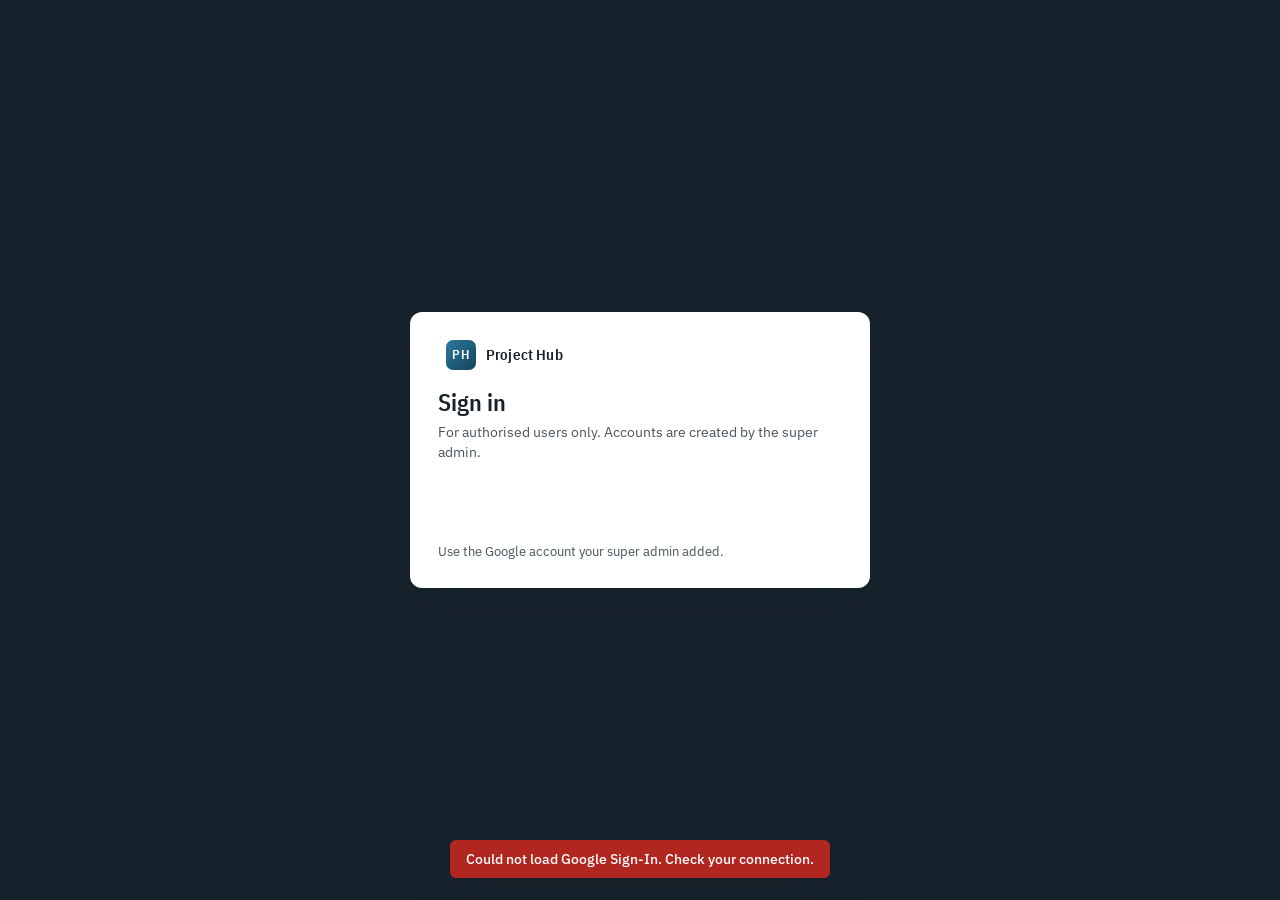
<file: index.html>
<!doctype html>
<html lang="en">
<head>
  <meta charset="utf-8">
  <meta name="viewport" content="width=device-width,initial-scale=1">
  <title>Project Hub</title>
  <meta name="description" content="Tenders, projects, tasks and progress claims in one place.">
  <link rel="preconnect" href="https://fonts.googleapis.com">
  <link rel="preconnect" href="https://fonts.gstatic.com" crossorigin>
  <link rel="stylesheet" href="https://fonts.googleapis.com/css2?family=IBM+Plex+Mono:wght@500&family=IBM+Plex+Sans+Condensed:wght@500;600&family=IBM+Plex+Sans:wght@400;500;600&display=swap">
  <link rel="stylesheet" href="assets/style.css?v=18">
</head>
<body>
  <div id="app">
    <div class="boot">Loading Project Hub…</div>
  </div>
  <div id="drawer" class="drawer" hidden></div>
  <div id="toast" class="toast" role="status" aria-live="polite" hidden></div>
  <noscript>Project Hub needs JavaScript turned on.</noscript>

  <script src="config.js?v=16"></script>
  <script src="assets/core.js?v=19"></script>
  <script src="assets/templates.js?v=16"></script>
  <script src="assets/archive.js?v=16"></script>
  <script src="assets/api.js?v=17"></script>
  <script src="assets/app.js?v=20"></script>
</body>
</html>
</file>
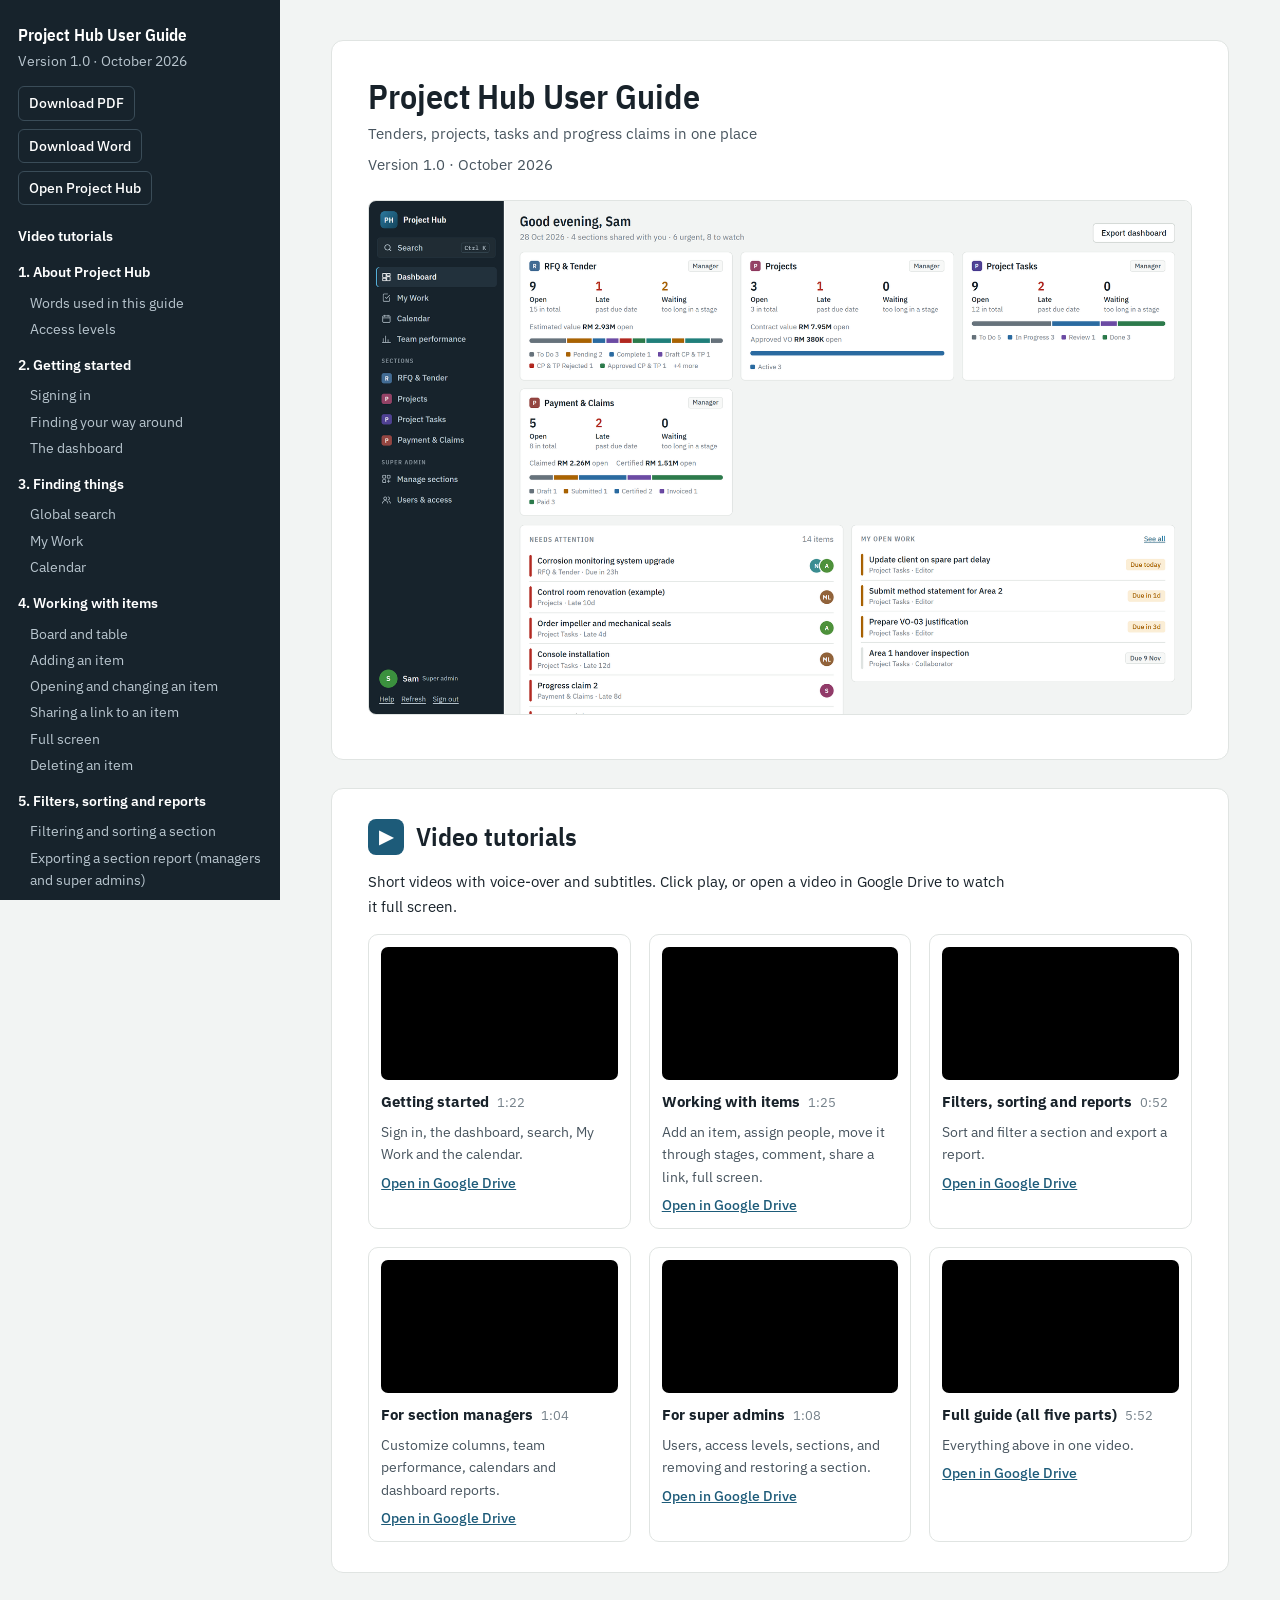
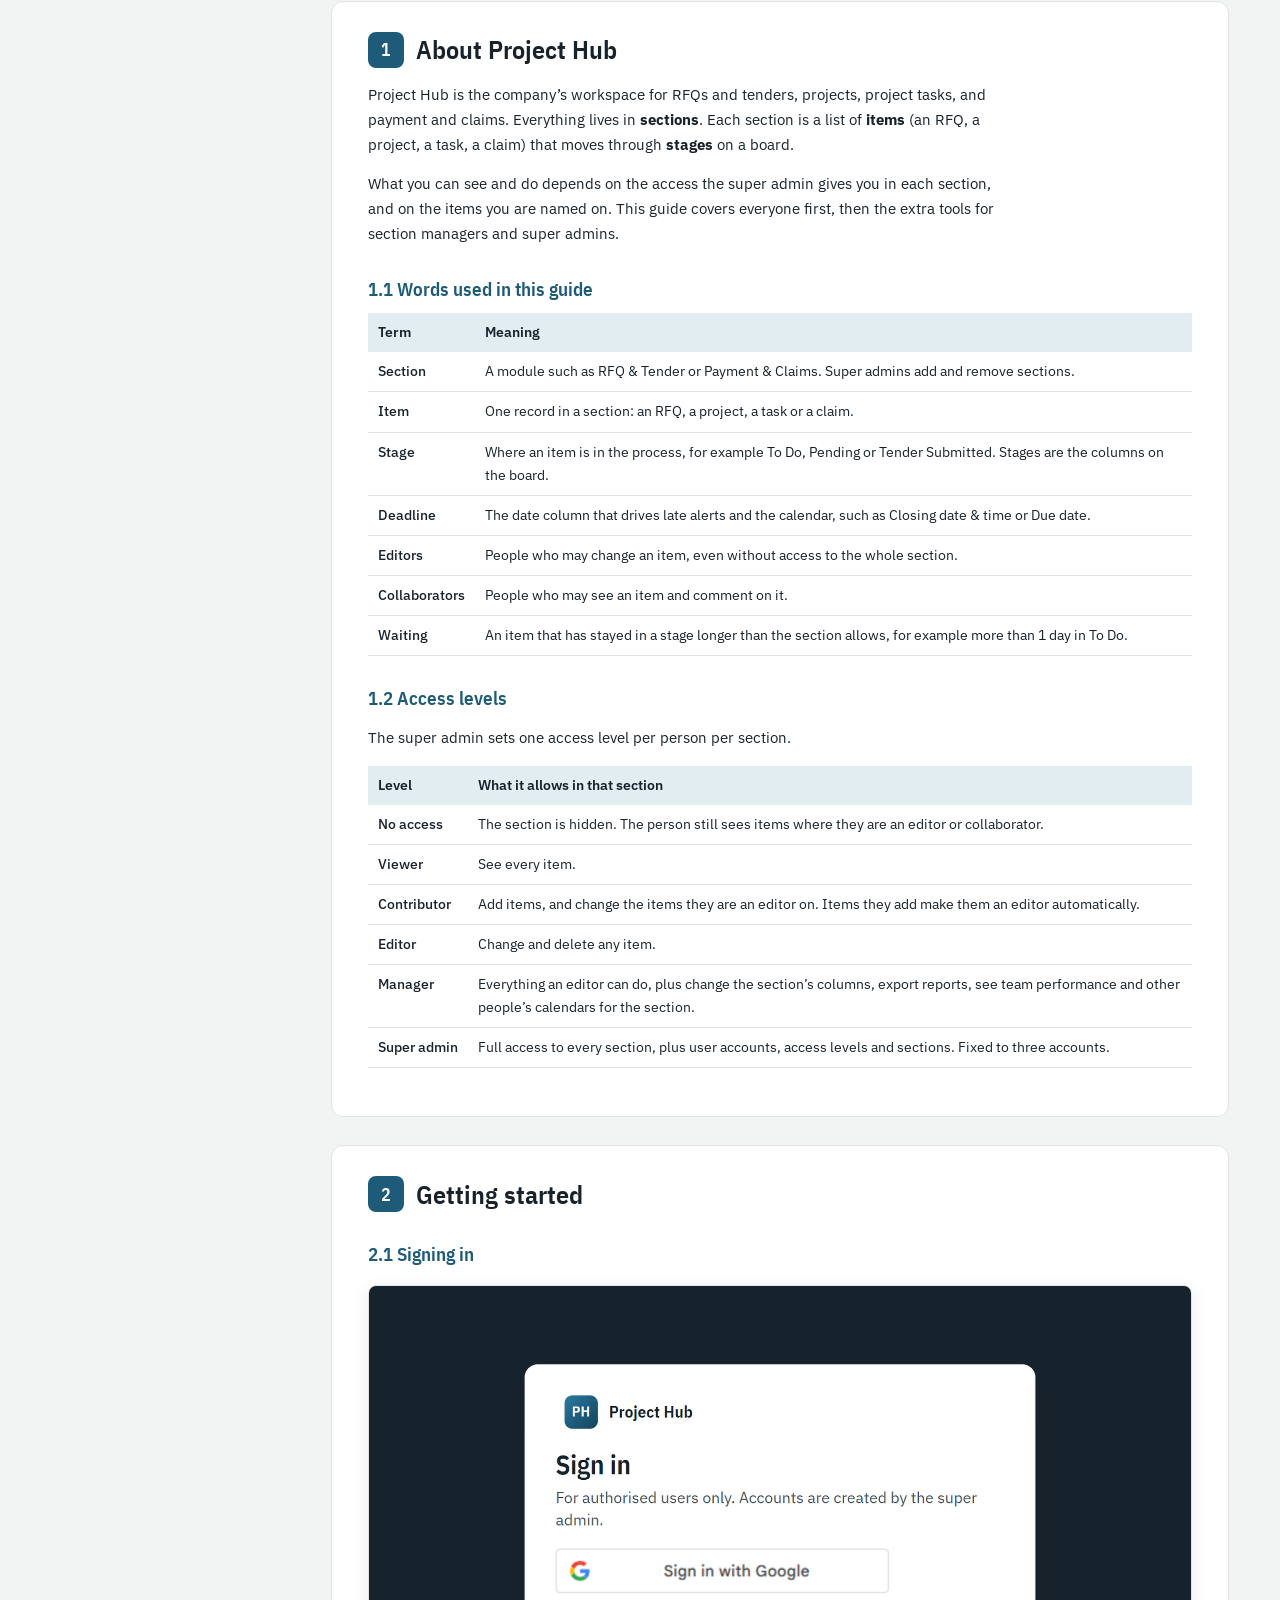
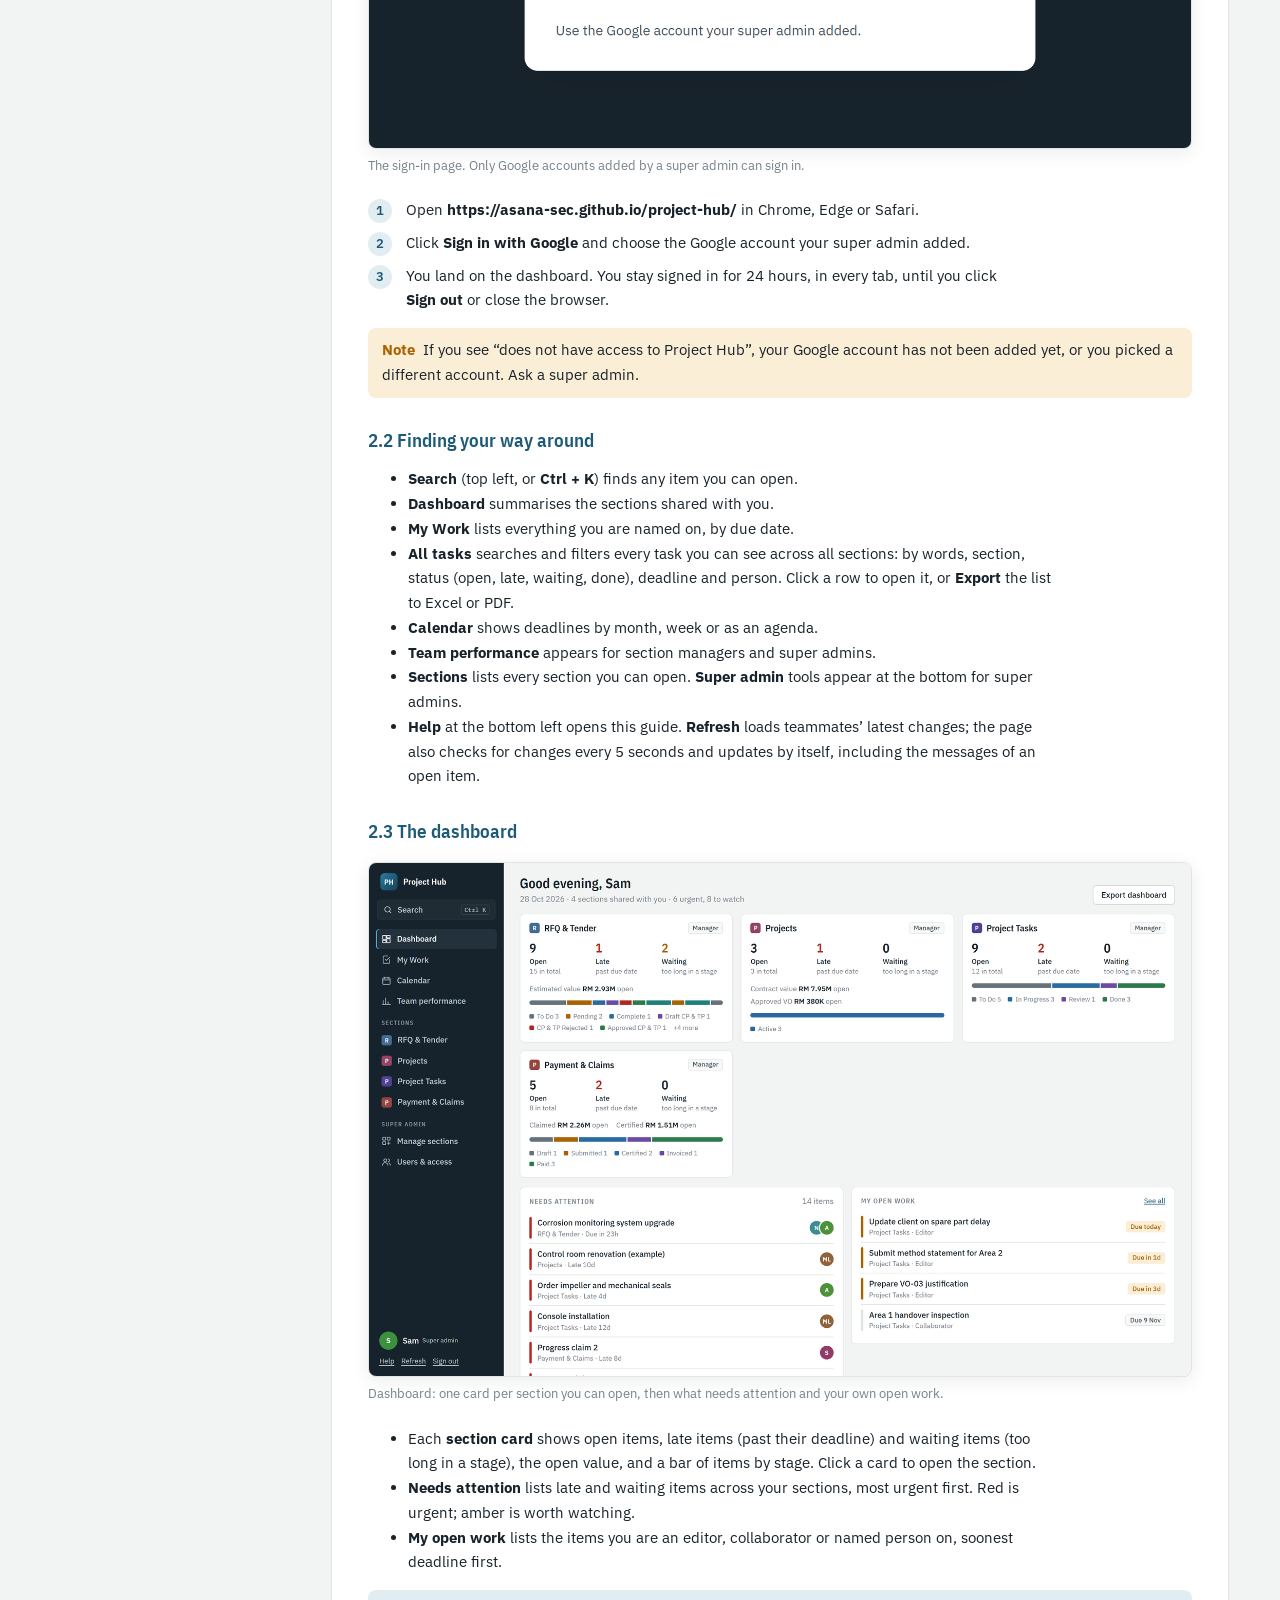
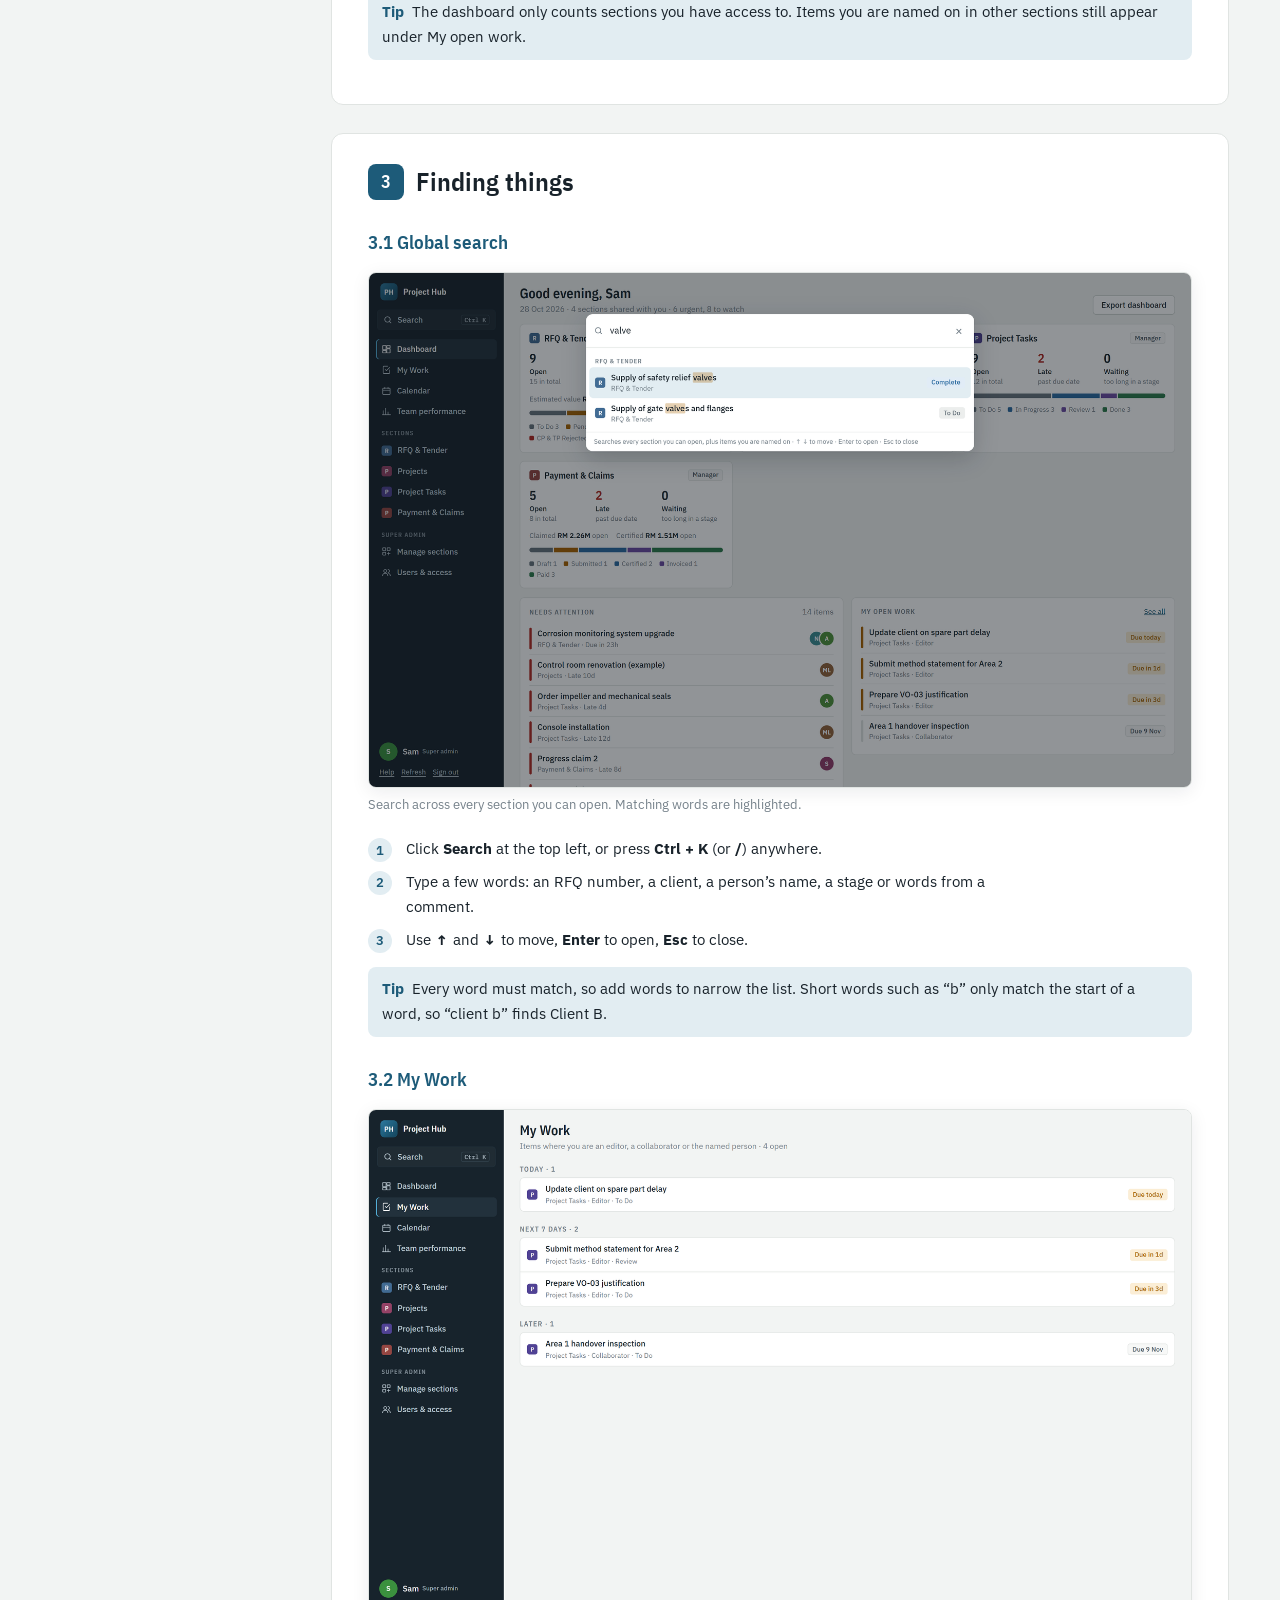
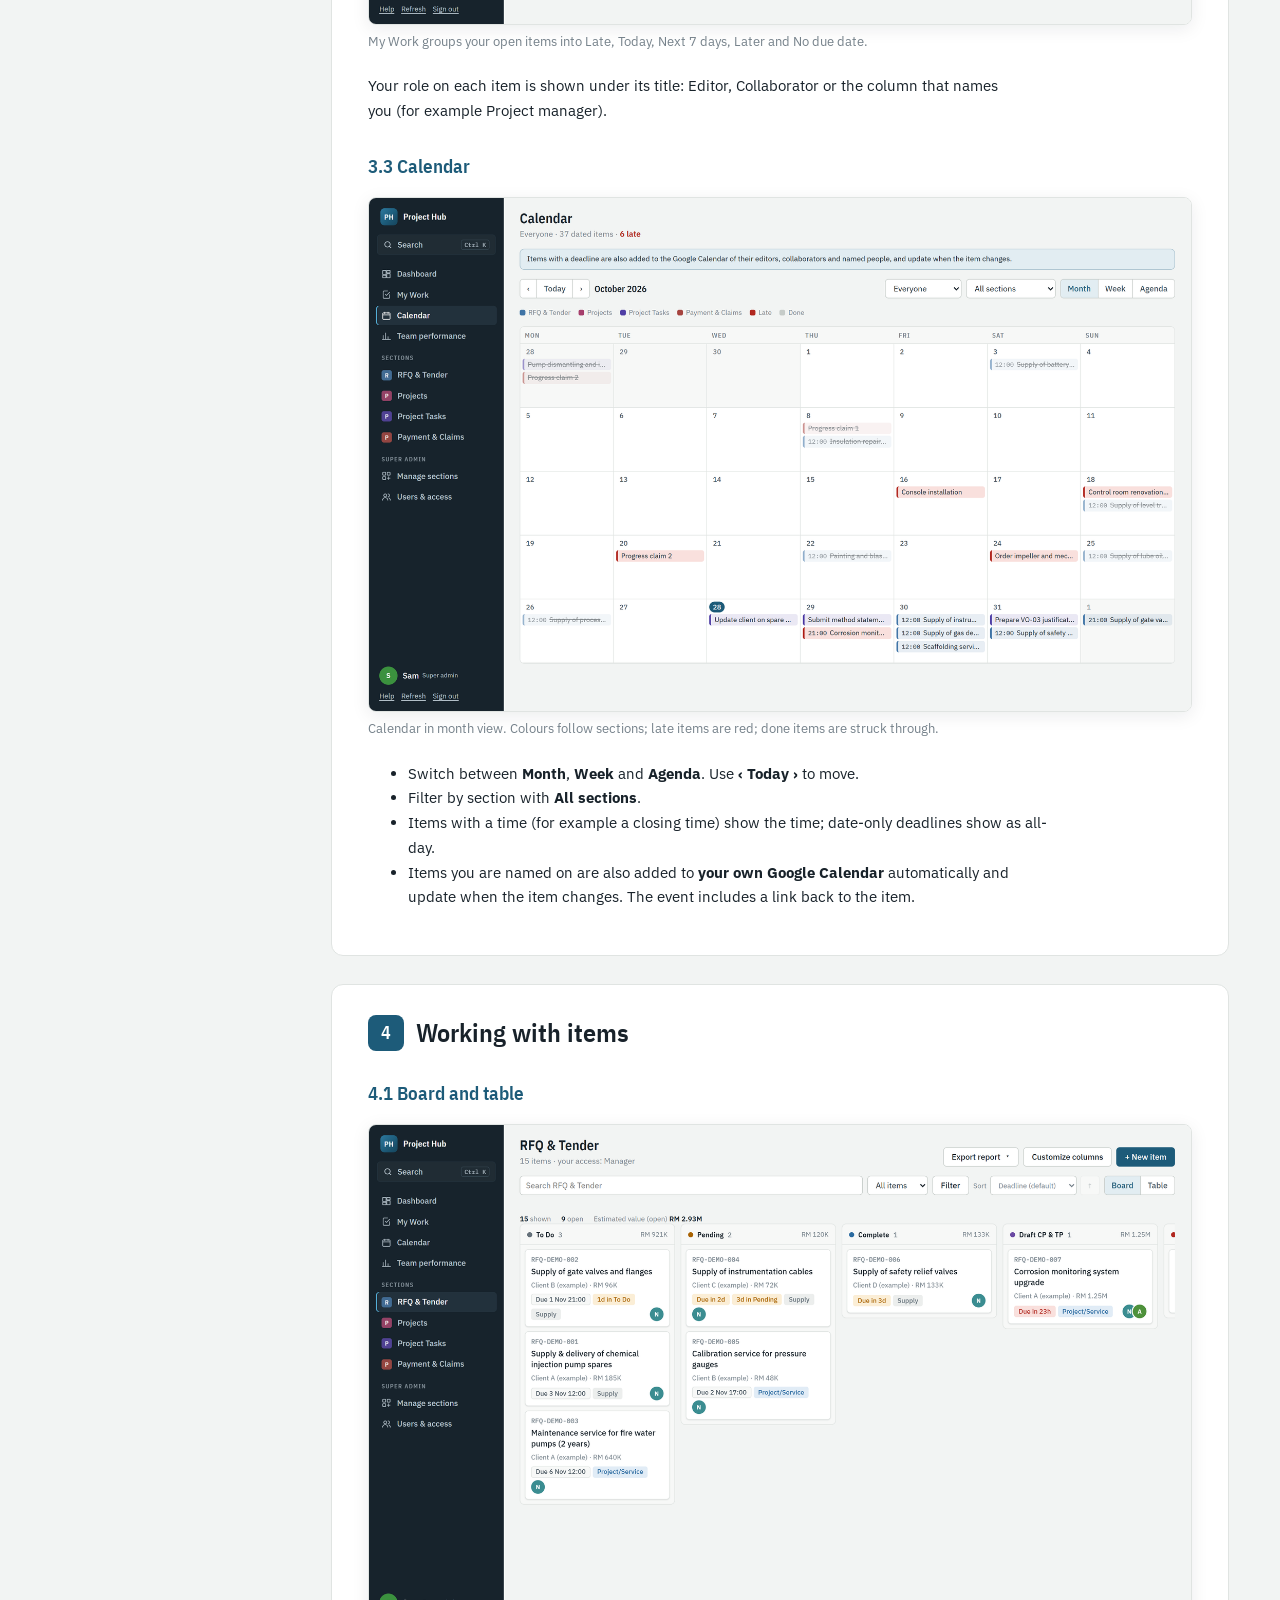
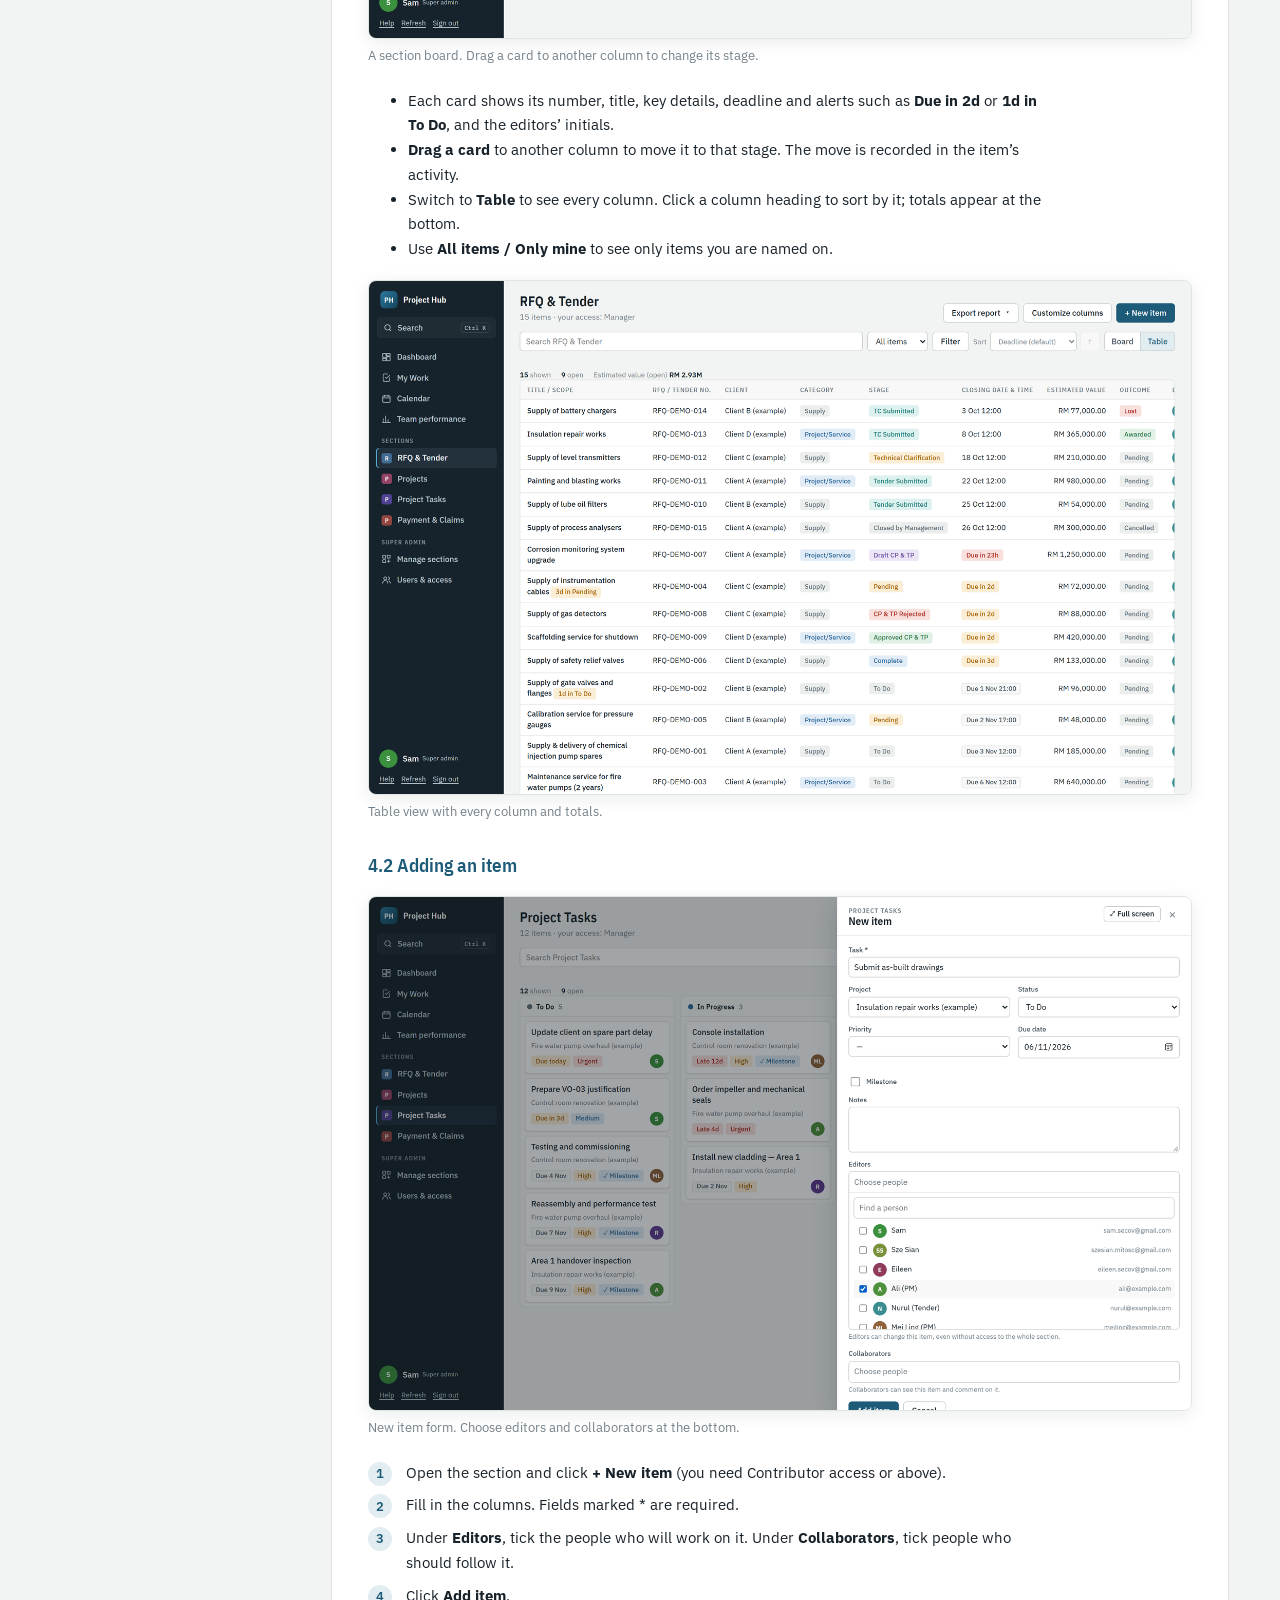
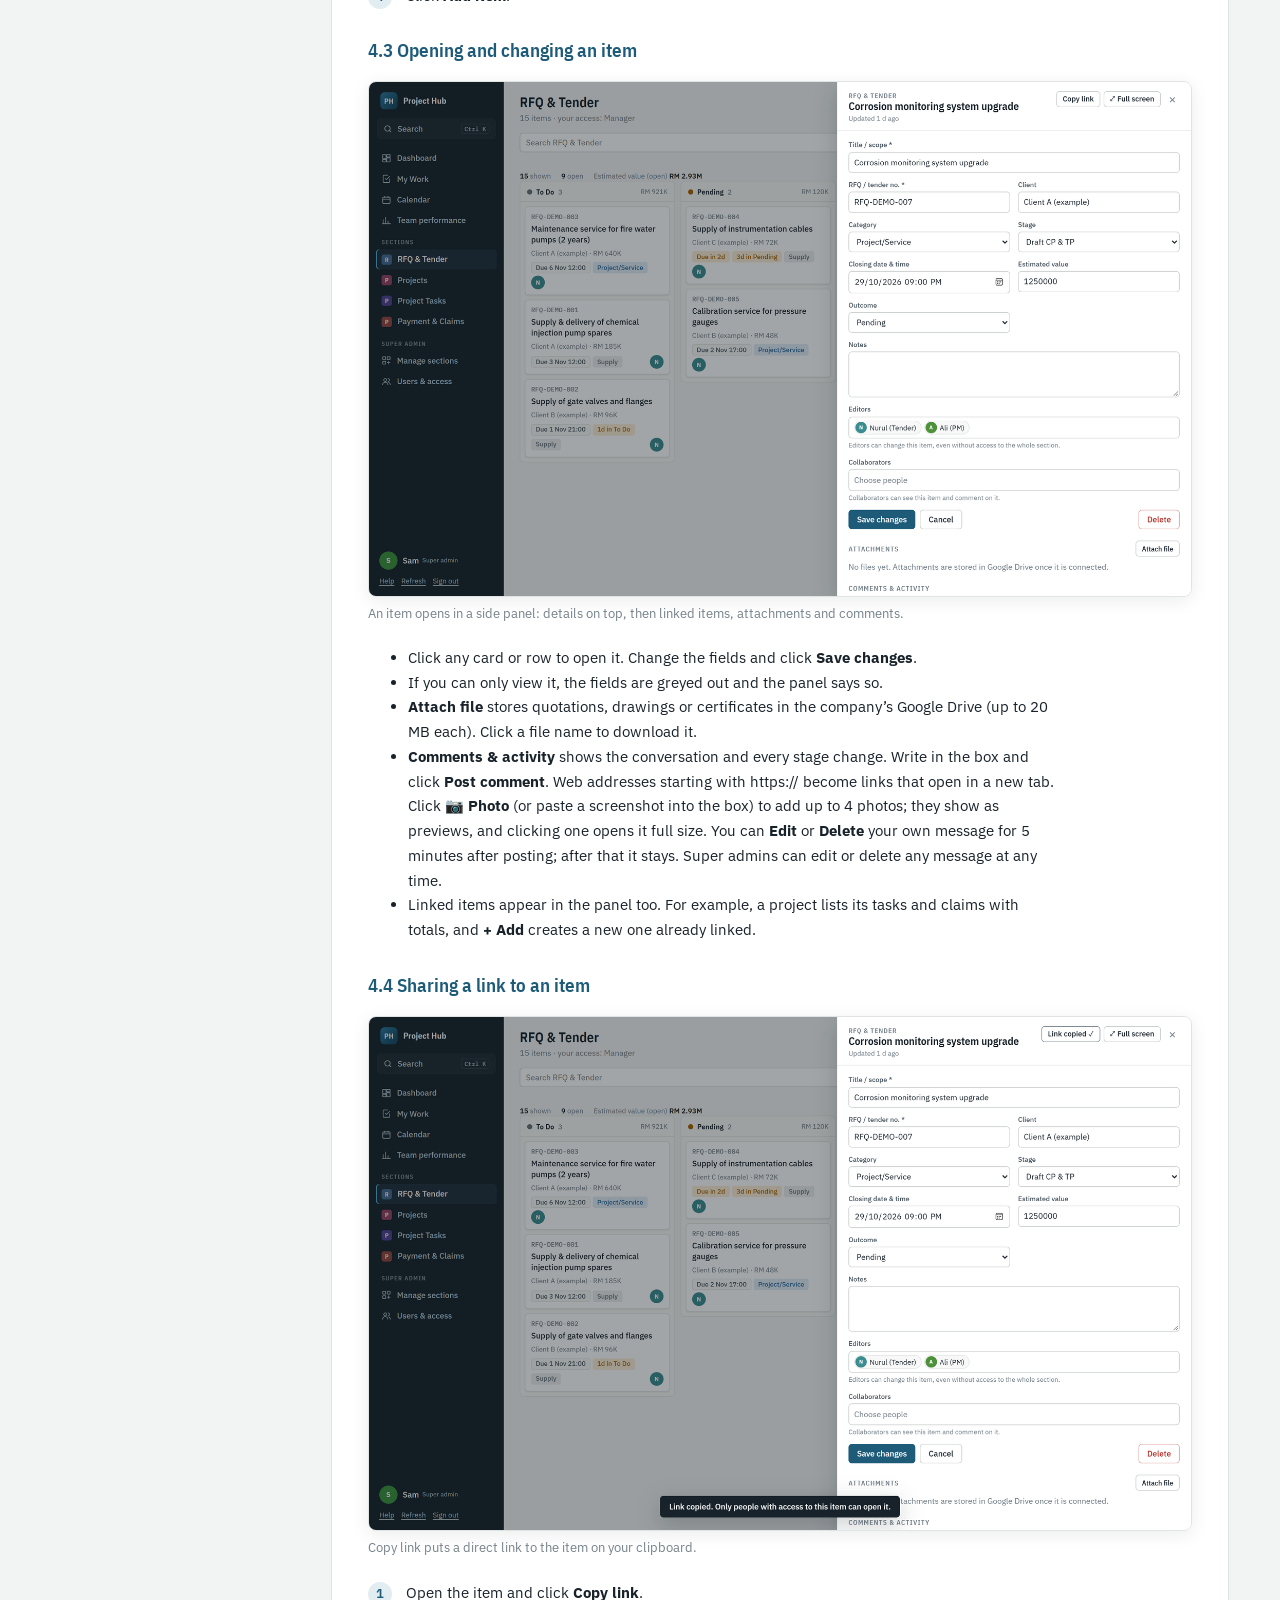
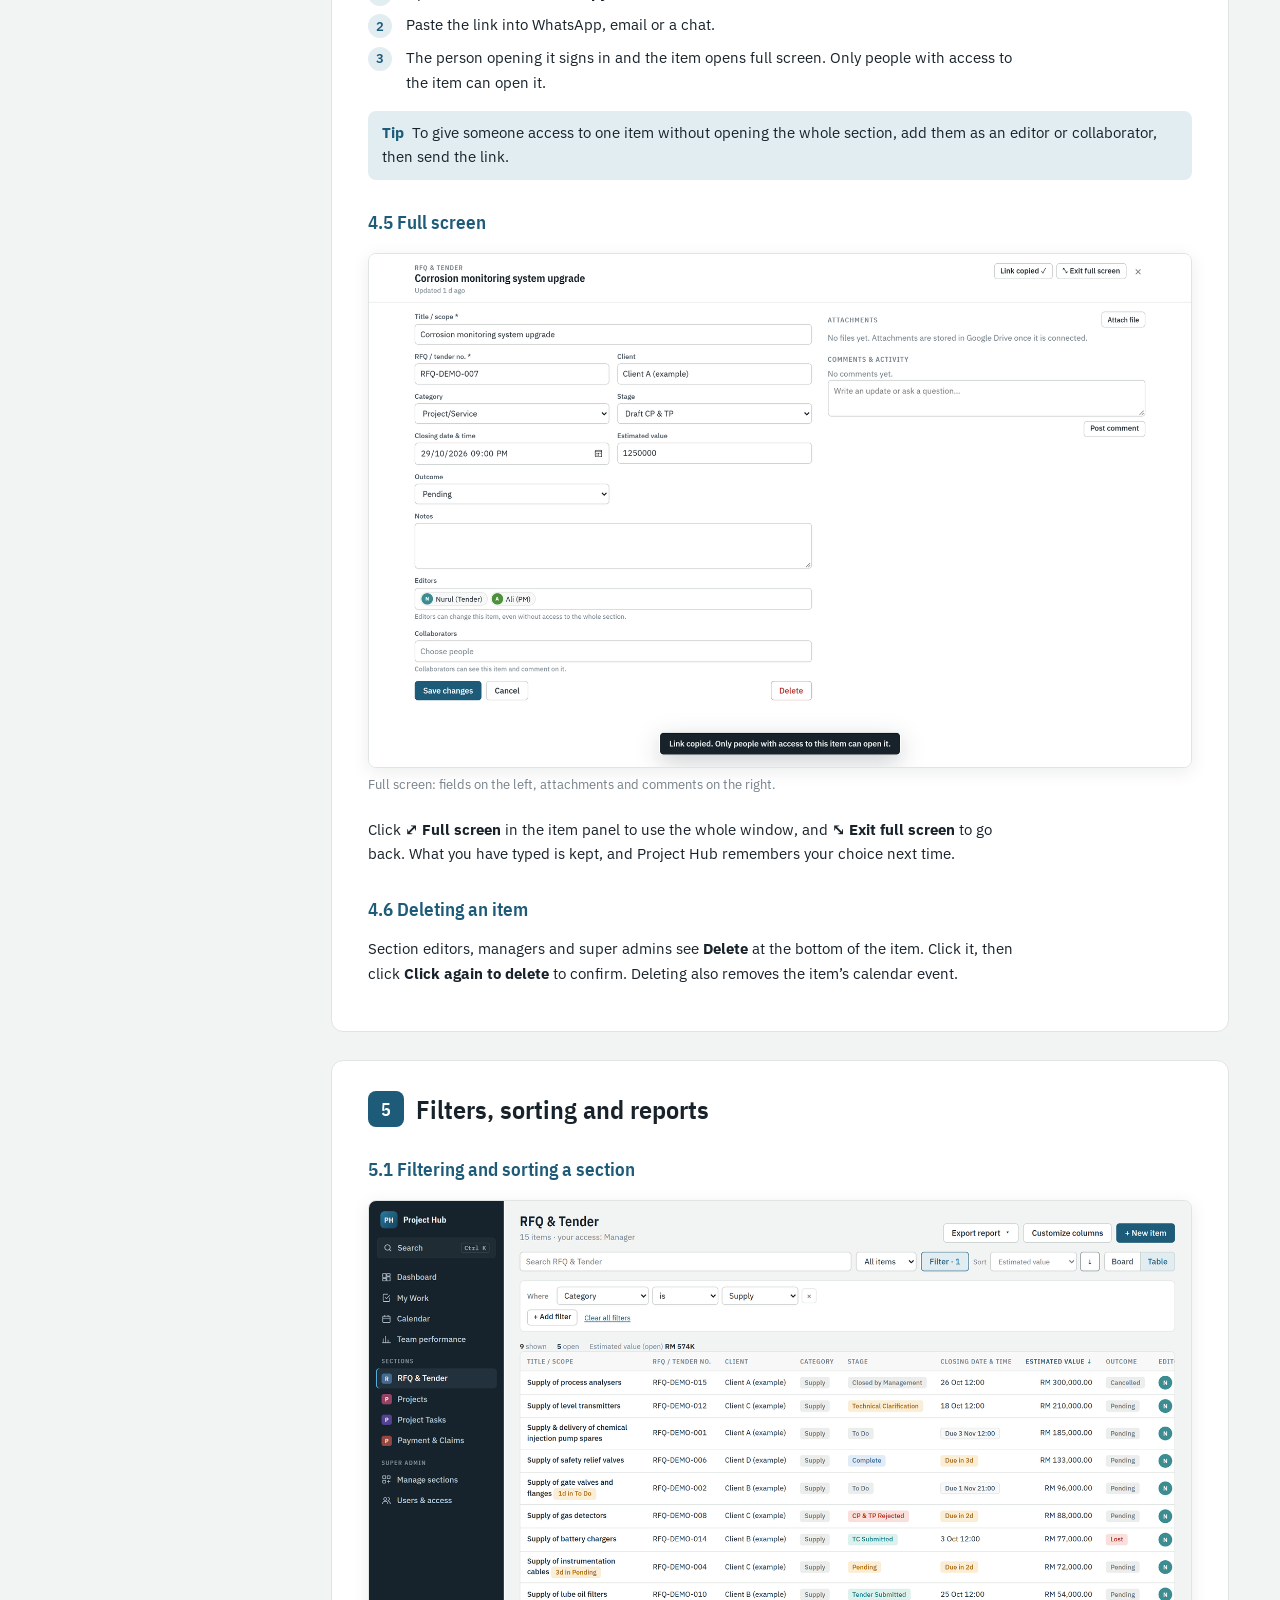
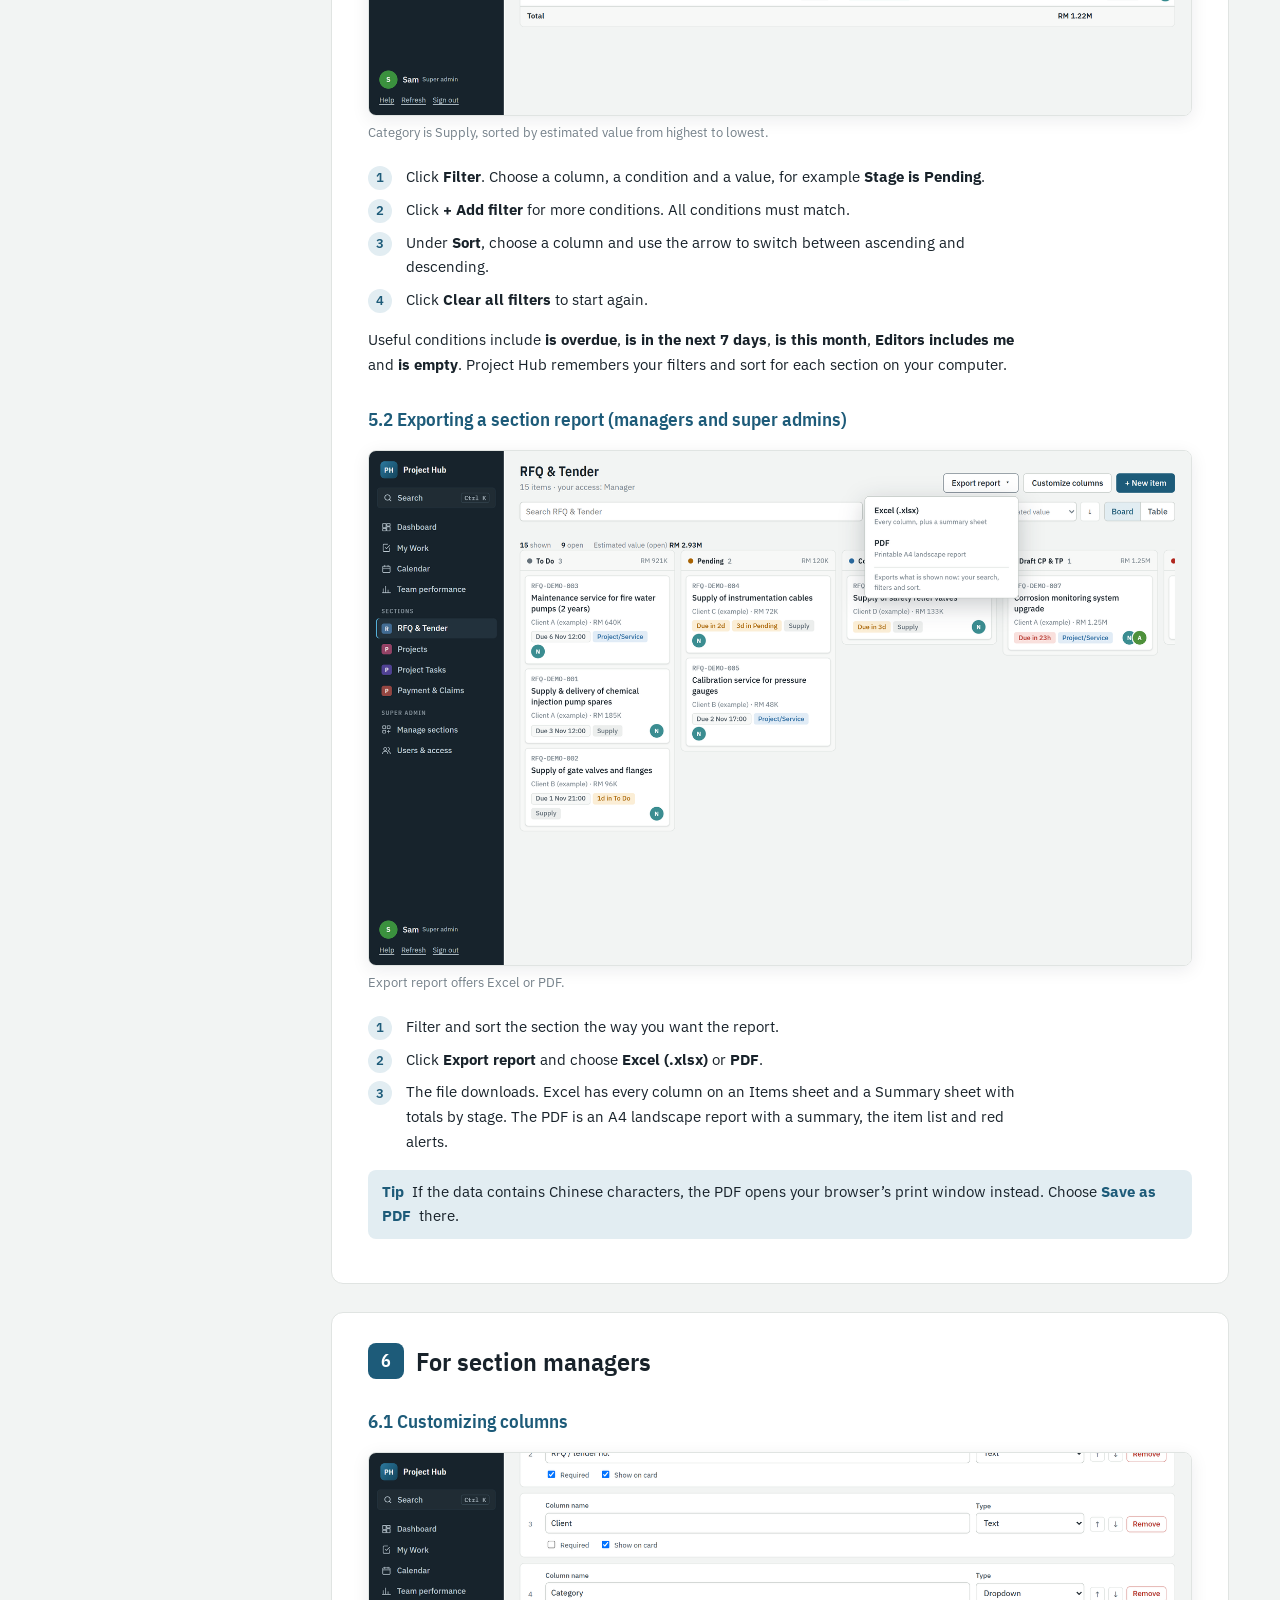
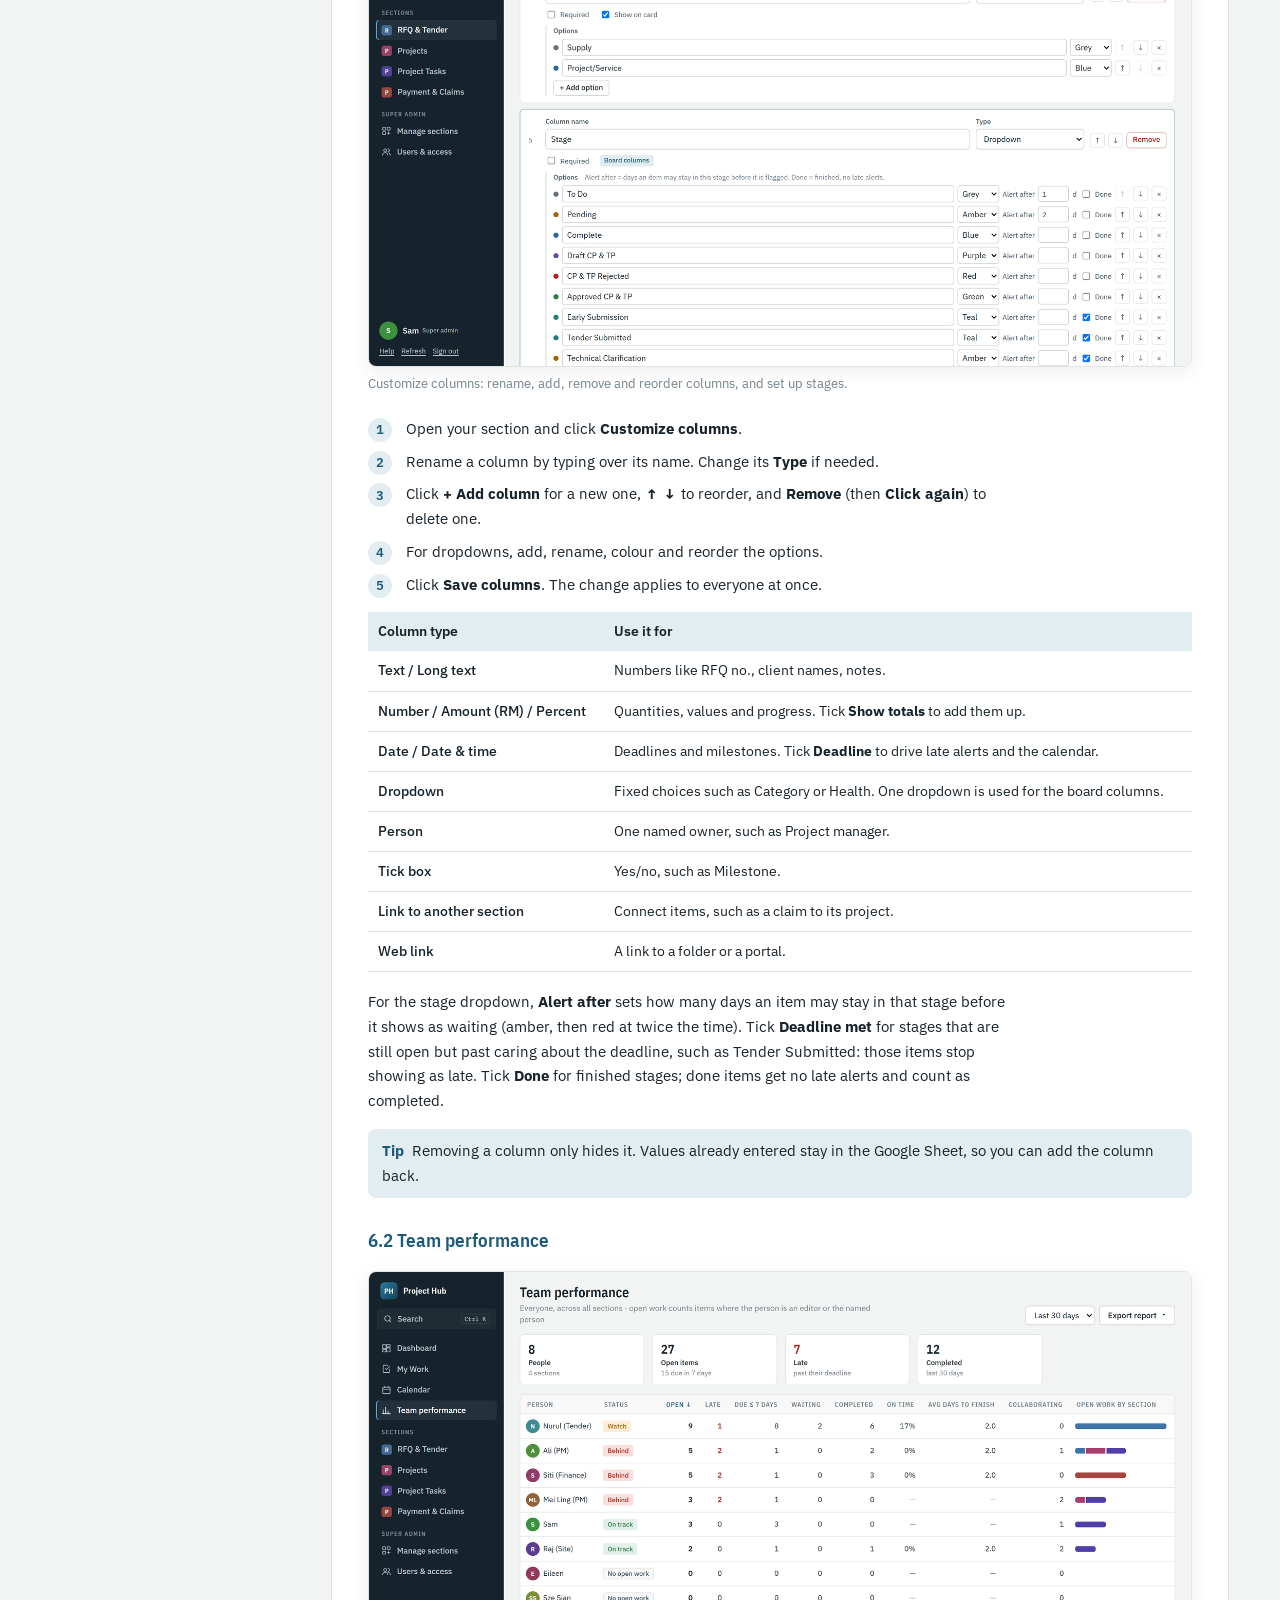
<file: help.html>
<!doctype html>
<html lang="en">
<head>
<meta charset="utf-8">
<meta name="viewport" content="width=device-width,initial-scale=1">
<title>Project Hub User Guide</title>
<link rel="stylesheet" href="https://fonts.googleapis.com/css2?family=IBM+Plex+Sans+Condensed:wght@600&family=IBM+Plex+Sans:wght@400;500;600&display=swap">
<style>
:root { --bg:#f2f4f3; --surface:#fff; --ink:#18222a; --ink-2:#47545e; --ink-3:#75818a; --line:#e0e4e2; --accent:#1d5b79; --soft:#e2edf2; --warn:#a96300; --warn-soft:#fbeed6; --side:#17232c; color-scheme:light; }
@media (prefers-color-scheme: dark) { :root { --bg:#11171c; --surface:#182128; --ink:#e3e9ed; --ink-2:#a8b4bd; --ink-3:#7b8892; --line:#2a3640; --accent:#72b5d4; --soft:#1b3341; --warn:#e3aa4c; --warn-soft:#34280f; --side:#0c1216; color-scheme:dark; } }
* { box-sizing:border-box }
body { margin:0; background:var(--bg); color:var(--ink); font:15px/1.65 "IBM Plex Sans","Segoe UI",system-ui,sans-serif; }
.wrap { display:grid; grid-template-columns:280px minmax(0,1fr); min-height:100vh; }
nav { background:var(--side); color:#b9c6cf; padding:24px 18px; position:sticky; top:0; height:100vh; overflow-y:auto; font-size:13.5px; }
nav b { display:block; color:#fff; font:600 17px "IBM Plex Sans Condensed",sans-serif; margin-bottom:4px; }
nav .dl { display:flex; gap:8px; margin:14px 0 18px; flex-wrap:wrap; }
nav .dl a { color:#fff; border:1px solid #3a4c58; border-radius:6px; padding:5px 10px; text-decoration:none; font-weight:500; }
nav .dl a:hover { background:#22313c; }
nav ol { list-style:none; margin:0; padding:0; }
nav > ol > li { margin:10px 0; }
nav > ol > li > a { color:#fff; font-weight:600; }
nav ol ol { padding-left:12px; margin-top:4px; }
nav a { color:#b9c6cf; text-decoration:none; display:block; padding:2px 0; }
nav a:hover { color:#fff; }
main { min-width:0; padding:40px max(16px,4vw) 80px; }
.doc { max-width:900px; margin:0 auto; }
.cover { background:var(--surface); border:1px solid var(--line); border-radius:12px; padding:36px; margin-bottom:28px; }
.cover h1 { font:600 34px/1.15 "IBM Plex Sans Condensed",sans-serif; margin:0 0 6px; }
.cover p { margin:0; color:var(--ink-2); }
.cover img { width:100%; border-radius:8px; border:1px solid var(--line); margin-top:22px; }
.chapter { background:var(--surface); border:1px solid var(--line); border-radius:12px; padding:30px 36px; margin-bottom:28px; }
h1 { font:600 26px/1.2 "IBM Plex Sans Condensed",sans-serif; margin:0 0 12px; display:flex; align-items:center; gap:12px; }
h1 span { display:inline-grid; place-items:center; width:36px; height:36px; border-radius:8px; background:var(--accent); color:#fff; font-size:18px; flex:none; }
h2 { font:600 19px/1.3 "IBM Plex Sans Condensed",sans-serif; margin:30px 0 8px; color:var(--accent); }
p, li { max-width:72ch; }
ol.steps { counter-reset:s; list-style:none; padding:0; }
ol.steps li { counter-increment:s; position:relative; padding-left:38px; margin:8px 0; }
ol.steps li::before { content:counter(s); position:absolute; left:0; top:1px; width:24px; height:24px; border-radius:50%; background:var(--soft); color:var(--accent); font-weight:600; font-size:13px; display:grid; place-items:center; }
figure { margin:18px 0 22px; }
figure img { width:100%; display:block; border:1px solid var(--line); border-radius:8px; box-shadow:0 4px 18px rgba(16,28,38,.08); }
figcaption { font-size:13px; color:var(--ink-3); margin-top:6px; }
.callout { border-radius:8px; padding:10px 14px; margin:14px 0; background:var(--soft); }
.callout b { color:var(--accent); margin-right:4px; }
.callout.warn { background:var(--warn-soft); }
.callout.warn b { color:var(--warn); }
.tw { overflow-x:auto; margin:12px 0 18px; }
table { border-collapse:collapse; width:100%; font-size:14px; }
th { text-align:left; background:var(--soft); padding:8px 10px; font-weight:600; }
td { border-bottom:1px solid var(--line); padding:8px 10px; vertical-align:top; }
td:first-child { font-weight:500; white-space:nowrap; }
@media (max-width:860px) { .wrap { grid-template-columns:1fr; } nav { position:static; height:auto; } .chapter, .cover { padding:22px 18px; } td:first-child { white-space:normal; } }
@media print {
  @page { size:A4; margin:16mm 15mm 18mm; }
  body { background:#fff; font-size:10.5pt; color:#18222a; }
  .wrap { display:block; } nav { display:none; } main { padding:0; }
  .cover { border:0; padding:60mm 0 0; min-height:250mm; page-break-after:always; }
  .cover h1 { font-size:32pt; }
  .chapter { border:0; padding:0; margin:0; page-break-before:always; }
  figure { page-break-inside:avoid; } figure img { box-shadow:none; }
  h2, h1 { page-break-after:avoid; } tr, .callout { page-break-inside:avoid; }
  .toc-print { display:block !important; page-break-after:always; }
}
.vgrid { display:grid; grid-template-columns:repeat(auto-fill,minmax(260px,1fr)); gap:18px; margin-top:14px; }
.vcard { border:1px solid var(--line); border-radius:10px; padding:12px; display:flex; flex-direction:column; gap:6px; }
.vframe { position:relative; aspect-ratio:16/9; border-radius:7px; overflow:hidden; background:#000; }
.vframe iframe { position:absolute; inset:0; width:100%; height:100%; border:0; }
.vcard h3 { margin:4px 0 0; font-size:15px; }
.vcard h3 small { color:var(--ink-3); font-weight:400; margin-left:4px; }
.vcard p { margin:0; font-size:13.5px; color:var(--ink-2); }
.vcard a { font-size:13.5px; color:var(--accent); font-weight:500; }
.plink { display:none; }
@media print { .vframe { display:none; } .vcard a { display:none; } .plink { display:block; font-size:8.5pt; word-break:break-all; color:#1d5b79; } .vgrid { display:block; } .vcard { margin-bottom:8px; page-break-inside:avoid; } }
.toc-print { display:none; }
.toc-print h1 { display:block; }
.toc-print ol { font-size:11pt; line-height:1.8; list-style:none; padding-left:0; }
.toc-print ol ol { padding-left:16px; }
.toc-print ol ol { font-size:10pt; line-height:1.6; color:#47545e; }
</style>
</head>
<body>
<div class="wrap">
<nav aria-label="Contents"><b>Project Hub User Guide</b><span>Version 1.0 · October 2026</span>
<div class="dl"><a href="guide/Project_Hub_User_Guide.pdf" download>Download PDF</a><a href="guide/Project_Hub_User_Guide.docx" download>Download Word</a><a href="./">Open Project Hub</a></div>
<ol><li><a href="#videos">Video tutorials</a></li><li><a href="#about">1. About Project Hub</a><ol><li><a href="#about-words-used-in-this-guide">Words used in this guide</a></li><li><a href="#about-access-levels">Access levels</a></li></ol></li><li><a href="#start">2. Getting started</a><ol><li><a href="#start-signing-in">Signing in</a></li><li><a href="#start-finding-your-way-around">Finding your way around</a></li><li><a href="#start-the-dashboard">The dashboard</a></li></ol></li><li><a href="#find">3. Finding things</a><ol><li><a href="#find-global-search">Global search</a></li><li><a href="#find-my-work">My Work</a></li><li><a href="#find-calendar">Calendar</a></li></ol></li><li><a href="#items">4. Working with items</a><ol><li><a href="#items-board-and-table">Board and table</a></li><li><a href="#items-adding-an-item">Adding an item</a></li><li><a href="#items-opening-and-changing-an-item">Opening and changing an item</a></li><li><a href="#items-sharing-a-link-to-an-item">Sharing a link to an item</a></li><li><a href="#items-full-screen">Full screen</a></li><li><a href="#items-deleting-an-item">Deleting an item</a></li></ol></li><li><a href="#reports">5. Filters, sorting and reports</a><ol><li><a href="#reports-filtering-and-sorting-a-section">Filtering and sorting a section</a></li><li><a href="#reports-exporting-a-section-report-managers-and-super-admins">Exporting a section report (managers and super admins)</a></li></ol></li><li><a href="#managers">6. For section managers</a><ol><li><a href="#managers-customizing-columns">Customizing columns</a></li><li><a href="#managers-team-performance">Team performance</a></li><li><a href="#managers-viewing-a-team-member-s-calendar">Viewing a team member’s calendar</a></li><li><a href="#managers-exporting-the-dashboard">Exporting the dashboard</a></li></ol></li><li><a href="#admins">7. For super admins</a><ol><li><a href="#admins-users-and-access">Users and access</a></li><li><a href="#admins-adding-a-user">Adding a user</a></li><li><a href="#admins-managing-sections">Managing sections</a></li><li><a href="#admins-backing-up-removing-and-restoring-a-section">Backing up, removing and restoring a section</a></li><li><a href="#admins-opening-an-archive-file-outside-project-hub">Opening an archive file outside Project Hub</a></li><li><a href="#admins-restoring-an-archive">Restoring an archive</a></li><li><a href="#admins-google-calendar">Google Calendar</a></li></ol></li><li><a href="#faq">8. Questions and fixes</a><ol></ol></li></ol></nav>
<main><div class="doc">
<header class="cover"><h1>Project Hub User Guide</h1><p>Tenders, projects, tasks and progress claims in one place</p><p style="margin-top:6px">Version 1.0 · October 2026</p><img src="guide/web/02_dashboard.png" alt="Project Hub dashboard"></header>
<section class="toc-print"><h1>Contents</h1><ol><li><a href="#videos">Video tutorials</a></li><li><a href="#about">1. About Project Hub</a><ol><li><a href="#about-words-used-in-this-guide">Words used in this guide</a></li><li><a href="#about-access-levels">Access levels</a></li></ol></li><li><a href="#start">2. Getting started</a><ol><li><a href="#start-signing-in">Signing in</a></li><li><a href="#start-finding-your-way-around">Finding your way around</a></li><li><a href="#start-the-dashboard">The dashboard</a></li></ol></li><li><a href="#find">3. Finding things</a><ol><li><a href="#find-global-search">Global search</a></li><li><a href="#find-my-work">My Work</a></li><li><a href="#find-calendar">Calendar</a></li></ol></li><li><a href="#items">4. Working with items</a><ol><li><a href="#items-board-and-table">Board and table</a></li><li><a href="#items-adding-an-item">Adding an item</a></li><li><a href="#items-opening-and-changing-an-item">Opening and changing an item</a></li><li><a href="#items-sharing-a-link-to-an-item">Sharing a link to an item</a></li><li><a href="#items-full-screen">Full screen</a></li><li><a href="#items-deleting-an-item">Deleting an item</a></li></ol></li><li><a href="#reports">5. Filters, sorting and reports</a><ol><li><a href="#reports-filtering-and-sorting-a-section">Filtering and sorting a section</a></li><li><a href="#reports-exporting-a-section-report-managers-and-super-admins">Exporting a section report (managers and super admins)</a></li></ol></li><li><a href="#managers">6. For section managers</a><ol><li><a href="#managers-customizing-columns">Customizing columns</a></li><li><a href="#managers-team-performance">Team performance</a></li><li><a href="#managers-viewing-a-team-member-s-calendar">Viewing a team member’s calendar</a></li><li><a href="#managers-exporting-the-dashboard">Exporting the dashboard</a></li></ol></li><li><a href="#admins">7. For super admins</a><ol><li><a href="#admins-users-and-access">Users and access</a></li><li><a href="#admins-adding-a-user">Adding a user</a></li><li><a href="#admins-managing-sections">Managing sections</a></li><li><a href="#admins-backing-up-removing-and-restoring-a-section">Backing up, removing and restoring a section</a></li><li><a href="#admins-opening-an-archive-file-outside-project-hub">Opening an archive file outside Project Hub</a></li><li><a href="#admins-restoring-an-archive">Restoring an archive</a></li><li><a href="#admins-google-calendar">Google Calendar</a></li></ol></li><li><a href="#faq">8. Questions and fixes</a><ol></ol></li></ol></section>
<section class="chapter" id="videos"><h1><span>▶</span>Video tutorials</h1><p>Short videos with voice-over and subtitles. Click play, or open a video in Google Drive to watch it full screen.</p><div class="vgrid"><article class="vcard"><div class="vframe"><iframe src="https://drive.google.com/file/d/1p0GOAbTQM5rJmtumwjvOvkaiDkKjqqZs/preview" allow="autoplay; fullscreen" allowfullscreen loading="lazy" title="Getting started"></iframe></div>
        <h3>Getting started <small>1:22</small></h3><p>Sign in, the dashboard, search, My Work and the calendar.</p>
        <a href="https://drive.google.com/file/d/1p0GOAbTQM5rJmtumwjvOvkaiDkKjqqZs/view?usp=sharing" target="_blank" rel="noopener">Open in Google Drive</a><span class="plink">https://drive.google.com/file/d/1p0GOAbTQM5rJmtumwjvOvkaiDkKjqqZs/view?usp=sharing</span></article><article class="vcard"><div class="vframe"><iframe src="https://drive.google.com/file/d/1x4-5Khg69a8Eap-GP_x1pUWyY_jsDN1M/preview" allow="autoplay; fullscreen" allowfullscreen loading="lazy" title="Working with items"></iframe></div>
        <h3>Working with items <small>1:25</small></h3><p>Add an item, assign people, move it through stages, comment, share a link, full screen.</p>
        <a href="https://drive.google.com/file/d/1x4-5Khg69a8Eap-GP_x1pUWyY_jsDN1M/view?usp=sharing" target="_blank" rel="noopener">Open in Google Drive</a><span class="plink">https://drive.google.com/file/d/1x4-5Khg69a8Eap-GP_x1pUWyY_jsDN1M/view?usp=sharing</span></article><article class="vcard"><div class="vframe"><iframe src="https://drive.google.com/file/d/1KMewwVh-0uxaG5pGuhmDPRPSHLOIX1wT/preview" allow="autoplay; fullscreen" allowfullscreen loading="lazy" title="Filters, sorting and reports"></iframe></div>
        <h3>Filters, sorting and reports <small>0:52</small></h3><p>Sort and filter a section and export a report.</p>
        <a href="https://drive.google.com/file/d/1KMewwVh-0uxaG5pGuhmDPRPSHLOIX1wT/view?usp=sharing" target="_blank" rel="noopener">Open in Google Drive</a><span class="plink">https://drive.google.com/file/d/1KMewwVh-0uxaG5pGuhmDPRPSHLOIX1wT/view?usp=sharing</span></article><article class="vcard"><div class="vframe"><iframe src="https://drive.google.com/file/d/1xgY_SuFE87hrDAehZ_zMF1ZqglcWy7Dl/preview" allow="autoplay; fullscreen" allowfullscreen loading="lazy" title="For section managers"></iframe></div>
        <h3>For section managers <small>1:04</small></h3><p>Customize columns, team performance, calendars and dashboard reports.</p>
        <a href="https://drive.google.com/file/d/1xgY_SuFE87hrDAehZ_zMF1ZqglcWy7Dl/view?usp=sharing" target="_blank" rel="noopener">Open in Google Drive</a><span class="plink">https://drive.google.com/file/d/1xgY_SuFE87hrDAehZ_zMF1ZqglcWy7Dl/view?usp=sharing</span></article><article class="vcard"><div class="vframe"><iframe src="https://drive.google.com/file/d/1pXKX7fMlPotWcf5XEPdH3NHIHlYez0B9/preview" allow="autoplay; fullscreen" allowfullscreen loading="lazy" title="For super admins"></iframe></div>
        <h3>For super admins <small>1:08</small></h3><p>Users, access levels, sections, and removing and restoring a section.</p>
        <a href="https://drive.google.com/file/d/1pXKX7fMlPotWcf5XEPdH3NHIHlYez0B9/view?usp=sharing" target="_blank" rel="noopener">Open in Google Drive</a><span class="plink">https://drive.google.com/file/d/1pXKX7fMlPotWcf5XEPdH3NHIHlYez0B9/view?usp=sharing</span></article><article class="vcard"><div class="vframe"><iframe src="https://drive.google.com/file/d/1YoClpq_5nF7vRe8OGtArs23vrlz2AKPI/preview" allow="autoplay; fullscreen" allowfullscreen loading="lazy" title="Full guide (all five parts)"></iframe></div>
        <h3>Full guide (all five parts) <small>5:52</small></h3><p>Everything above in one video.</p>
        <a href="https://drive.google.com/file/d/1YoClpq_5nF7vRe8OGtArs23vrlz2AKPI/view?usp=sharing" target="_blank" rel="noopener">Open in Google Drive</a><span class="plink">https://drive.google.com/file/d/1YoClpq_5nF7vRe8OGtArs23vrlz2AKPI/view?usp=sharing</span></article></div></section><section class="chapter"><h1 id="about"><span>1</span>About Project Hub</h1><p>Project Hub is the company’s workspace for RFQs and tenders, projects, project tasks, and payment and claims. Everything lives in <b>sections</b>. Each section is a list of <b>items</b> (an RFQ, a project, a task, a claim) that moves through <b>stages</b> on a board.</p><p>What you can see and do depends on the access the super admin gives you in each section, and on the items you are named on. This guide covers everyone first, then the extra tools for section managers and super admins.</p><h2 id="about-words-used-in-this-guide">1.1 Words used in this guide</h2><div class="tw"><table><thead><tr><th>Term</th><th>Meaning</th></tr></thead><tbody><tr><td>Section</td><td>A module such as RFQ &amp; Tender or Payment &amp; Claims. Super admins add and remove sections.</td></tr><tr><td>Item</td><td>One record in a section: an RFQ, a project, a task or a claim.</td></tr><tr><td>Stage</td><td>Where an item is in the process, for example To Do, Pending or Tender Submitted. Stages are the columns on the board.</td></tr><tr><td>Deadline</td><td>The date column that drives late alerts and the calendar, such as Closing date &amp; time or Due date.</td></tr><tr><td>Editors</td><td>People who may change an item, even without access to the whole section.</td></tr><tr><td>Collaborators</td><td>People who may see an item and comment on it.</td></tr><tr><td>Waiting</td><td>An item that has stayed in a stage longer than the section allows, for example more than 1 day in To Do.</td></tr></tbody></table></div><h2 id="about-access-levels">1.2 Access levels</h2><p>The super admin sets one access level per person per section.</p><div class="tw"><table><thead><tr><th>Level</th><th>What it allows in that section</th></tr></thead><tbody><tr><td>No access</td><td>The section is hidden. The person still sees items where they are an editor or collaborator.</td></tr><tr><td>Viewer</td><td>See every item.</td></tr><tr><td>Contributor</td><td>Add items, and change the items they are an editor on. Items they add make them an editor automatically.</td></tr><tr><td>Editor</td><td>Change and delete any item.</td></tr><tr><td>Manager</td><td>Everything an editor can do, plus change the section’s columns, export reports, see team performance and other people’s calendars for the section.</td></tr><tr><td>Super admin</td><td>Full access to every section, plus user accounts, access levels and sections. Fixed to three accounts.</td></tr></tbody></table></div></section><section class="chapter"><h1 id="start"><span>2</span>Getting started</h1><h2 id="start-signing-in">2.1 Signing in</h2><figure><img src="guide/web/01_signin.png" alt="The sign-in page. Only Google accounts added by a super admin can sign in." loading="lazy"><figcaption>The sign-in page. Only Google accounts added by a super admin can sign in.</figcaption></figure><ol class="steps"><li>Open <b>https://asana-sec.github.io/project-hub/</b> in Chrome, Edge or Safari.</li><li>Click <b>Sign in with Google</b> and choose the Google account your super admin added.</li><li>You land on the dashboard. You stay signed in for 24 hours, in every tab, until you click <b>Sign out</b> or close the browser.</li></ol><div class="callout warn"><b>Note</b> If you see “does not have access to Project Hub”, your Google account has not been added yet, or you picked a different account. Ask a super admin.</div><h2 id="start-finding-your-way-around">2.2 Finding your way around</h2><ul><li><b>Search</b> (top left, or <b>Ctrl + K</b>) finds any item you can open.</li><li><b>Dashboard</b> summarises the sections shared with you.</li><li><b>My Work</b> lists everything you are named on, by due date.</li><li><b>All tasks</b> searches and filters every task you can see across all sections: by words, section, status (open, late, waiting, done), deadline and person. Click a row to open it, or <b>Export</b> the list to Excel or PDF.</li><li><b>Calendar</b> shows deadlines by month, week or as an agenda.</li><li><b>Team performance</b> appears for section managers and super admins.</li><li><b>Sections</b> lists every section you can open. <b>Super admin</b> tools appear at the bottom for super admins.</li><li><b>Help</b> at the bottom left opens this guide. <b>Refresh</b> loads teammates’ latest changes; the page also checks for changes every 5 seconds and updates by itself, including the messages of an open item.</li></ul><h2 id="start-the-dashboard">2.3 The dashboard</h2><figure><img src="guide/web/02_dashboard.png" alt="Dashboard: one card per section you can open, then what needs attention and your own open work." loading="lazy"><figcaption>Dashboard: one card per section you can open, then what needs attention and your own open work.</figcaption></figure><ul><li>Each <b>section card</b> shows open items, late items (past their deadline) and waiting items (too long in a stage), the open value, and a bar of items by stage. Click a card to open the section.</li><li><b>Needs attention</b> lists late and waiting items across your sections, most urgent first. Red is urgent; amber is worth watching.</li><li><b>My open work</b> lists the items you are an editor, collaborator or named person on, soonest deadline first.</li></ul><div class="callout tip"><b>Tip</b> The dashboard only counts sections you have access to. Items you are named on in other sections still appear under My open work.</div></section><section class="chapter"><h1 id="find"><span>3</span>Finding things</h1><h2 id="find-global-search">3.1 Global search</h2><figure><img src="guide/web/03_search.png" alt="Search across every section you can open. Matching words are highlighted." loading="lazy"><figcaption>Search across every section you can open. Matching words are highlighted.</figcaption></figure><ol class="steps"><li>Click <b>Search</b> at the top left, or press <b>Ctrl + K</b> (or <b>/</b>) anywhere.</li><li>Type a few words: an RFQ number, a client, a person’s name, a stage or words from a comment.</li><li>Use <b>↑</b> and <b>↓</b> to move, <b>Enter</b> to open, <b>Esc</b> to close.</li></ol><div class="callout tip"><b>Tip</b> Every word must match, so add words to narrow the list. Short words such as “b” only match the start of a word, so “client b” finds Client B.</div><h2 id="find-my-work">3.2 My Work</h2><figure><img src="guide/web/12_mywork.png" alt="My Work groups your open items into Late, Today, Next 7 days, Later and No due date." loading="lazy"><figcaption>My Work groups your open items into Late, Today, Next 7 days, Later and No due date.</figcaption></figure><p>Your role on each item is shown under its title: Editor, Collaborator or the column that names you (for example Project manager).</p><h2 id="find-calendar">3.3 Calendar</h2><figure><img src="guide/web/13_calendar.png" alt="Calendar in month view. Colours follow sections; late items are red; done items are struck through." loading="lazy"><figcaption>Calendar in month view. Colours follow sections; late items are red; done items are struck through.</figcaption></figure><ul><li>Switch between <b>Month</b>, <b>Week</b> and <b>Agenda</b>. Use <b>‹ Today ›</b> to move.</li><li>Filter by section with <b>All sections</b>.</li><li>Items with a time (for example a closing time) show the time; date-only deadlines show as all-day.</li><li>Items you are named on are also added to <b>your own Google Calendar</b> automatically and update when the item changes. The event includes a link back to the item.</li></ul></section><section class="chapter"><h1 id="items"><span>4</span>Working with items</h1><h2 id="items-board-and-table">4.1 Board and table</h2><figure><img src="guide/web/04_board.png" alt="A section board. Drag a card to another column to change its stage." loading="lazy"><figcaption>A section board. Drag a card to another column to change its stage.</figcaption></figure><ul><li>Each card shows its number, title, key details, deadline and alerts such as <b>Due in 2d</b> or <b>1d in To Do</b>, and the editors’ initials.</li><li><b>Drag a card</b> to another column to move it to that stage. The move is recorded in the item’s activity.</li><li>Switch to <b>Table</b> to see every column. Click a column heading to sort by it; totals appear at the bottom.</li><li>Use <b>All items / Only mine</b> to see only items you are named on.</li></ul><figure><img src="guide/web/05_table.png" alt="Table view with every column and totals." loading="lazy"><figcaption>Table view with every column and totals.</figcaption></figure><h2 id="items-adding-an-item">4.2 Adding an item</h2><figure><img src="guide/web/11_new_item.png" alt="New item form. Choose editors and collaborators at the bottom." loading="lazy"><figcaption>New item form. Choose editors and collaborators at the bottom.</figcaption></figure><ol class="steps"><li>Open the section and click <b>+ New item</b> (you need Contributor access or above).</li><li>Fill in the columns. Fields marked * are required.</li><li>Under <b>Editors</b>, tick the people who will work on it. Under <b>Collaborators</b>, tick people who should follow it.</li><li>Click <b>Add item</b>.</li></ol><h2 id="items-opening-and-changing-an-item">4.3 Opening and changing an item</h2><figure><img src="guide/web/08_item.png" alt="An item opens in a side panel: details on top, then linked items, attachments and comments." loading="lazy"><figcaption>An item opens in a side panel: details on top, then linked items, attachments and comments.</figcaption></figure><ul><li>Click any card or row to open it. Change the fields and click <b>Save changes</b>.</li><li>If you can only view it, the fields are greyed out and the panel says so.</li><li><b>Attach file</b> stores quotations, drawings or certificates in the company’s Google Drive (up to 20 MB each). Click a file name to download it.</li><li><b>Comments &amp; activity</b> shows the conversation and every stage change. Write in the box and click <b>Post comment</b>. Web addresses starting with https:// become links that open in a new tab. Click <b>📷 Photo</b> (or paste a screenshot into the box) to add up to 4 photos; they show as previews, and clicking one opens it full size. You can <b>Edit</b> or <b>Delete</b> your own message for 5 minutes after posting; after that it stays. Super admins can edit or delete any message at any time.</li><li>Linked items appear in the panel too. For example, a project lists its tasks and claims with totals, and <b>+ Add</b> creates a new one already linked.</li></ul><h2 id="items-sharing-a-link-to-an-item">4.4 Sharing a link to an item</h2><figure><img src="guide/web/09_copy_link.png" alt="Copy link puts a direct link to the item on your clipboard." loading="lazy"><figcaption>Copy link puts a direct link to the item on your clipboard.</figcaption></figure><ol class="steps"><li>Open the item and click <b>Copy link</b>.</li><li>Paste the link into WhatsApp, email or a chat.</li><li>The person opening it signs in and the item opens full screen. Only people with access to the item can open it.</li></ol><div class="callout tip"><b>Tip</b> To give someone access to one item without opening the whole section, add them as an editor or collaborator, then send the link.</div><h2 id="items-full-screen">4.5 Full screen</h2><figure><img src="guide/web/10_item_full.png" alt="Full screen: fields on the left, attachments and comments on the right." loading="lazy"><figcaption>Full screen: fields on the left, attachments and comments on the right.</figcaption></figure><p>Click <b>⤢ Full screen</b> in the item panel to use the whole window, and <b>⤡ Exit full screen</b> to go back. What you have typed is kept, and Project Hub remembers your choice next time.</p><h2 id="items-deleting-an-item">4.6 Deleting an item</h2><p>Section editors, managers and super admins see <b>Delete</b> at the bottom of the item. Click it, then click <b>Click again to delete</b> to confirm. Deleting also removes the item’s calendar event.</p></section><section class="chapter"><h1 id="reports"><span>5</span>Filters, sorting and reports</h1><h2 id="reports-filtering-and-sorting-a-section">5.1 Filtering and sorting a section</h2><figure><img src="guide/web/06_filter.png" alt="Category is Supply, sorted by estimated value from highest to lowest." loading="lazy"><figcaption>Category is Supply, sorted by estimated value from highest to lowest.</figcaption></figure><ol class="steps"><li>Click <b>Filter</b>. Choose a column, a condition and a value, for example <b>Stage is Pending</b>.</li><li>Click <b>+ Add filter</b> for more conditions. All conditions must match.</li><li>Under <b>Sort</b>, choose a column and use the arrow to switch between ascending and descending.</li><li>Click <b>Clear all filters</b> to start again.</li></ol><p>Useful conditions include <b>is overdue</b>, <b>is in the next 7 days</b>, <b>is this month</b>, <b>Editors includes me</b> and <b>is empty</b>. Project Hub remembers your filters and sort for each section on your computer.</p><h2 id="reports-exporting-a-section-report-managers-and-super-admins">5.2 Exporting a section report (managers and super admins)</h2><figure><img src="guide/web/07_export_menu.png" alt="Export report offers Excel or PDF." loading="lazy"><figcaption>Export report offers Excel or PDF.</figcaption></figure><ol class="steps"><li>Filter and sort the section the way you want the report.</li><li>Click <b>Export report</b> and choose <b>Excel (.xlsx)</b> or <b>PDF</b>.</li><li>The file downloads. Excel has every column on an Items sheet and a Summary sheet with totals by stage. The PDF is an A4 landscape report with a summary, the item list and red alerts.</li></ol><div class="callout tip"><b>Tip</b> If the data contains Chinese characters, the PDF opens your browser’s print window instead. Choose <b>Save as PDF</b> there.</div></section><section class="chapter"><h1 id="managers"><span>6</span>For section managers</h1><h2 id="managers-customizing-columns">6.1 Customizing columns</h2><figure><img src="guide/web/14_customize.png" alt="Customize columns: rename, add, remove and reorder columns, and set up stages." loading="lazy"><figcaption>Customize columns: rename, add, remove and reorder columns, and set up stages.</figcaption></figure><ol class="steps"><li>Open your section and click <b>Customize columns</b>.</li><li>Rename a column by typing over its name. Change its <b>Type</b> if needed.</li><li>Click <b>+ Add column</b> for a new one, <b>↑ ↓</b> to reorder, and <b>Remove</b> (then <b>Click again</b>) to delete one.</li><li>For dropdowns, add, rename, colour and reorder the options.</li><li>Click <b>Save columns</b>. The change applies to everyone at once.</li></ol><div class="tw"><table><thead><tr><th>Column type</th><th>Use it for</th></tr></thead><tbody><tr><td>Text / Long text</td><td>Numbers like RFQ no., client names, notes.</td></tr><tr><td>Number / Amount (RM) / Percent</td><td>Quantities, values and progress. Tick <b>Show totals</b> to add them up.</td></tr><tr><td>Date / Date &amp; time</td><td>Deadlines and milestones. Tick <b>Deadline</b> to drive late alerts and the calendar.</td></tr><tr><td>Dropdown</td><td>Fixed choices such as Category or Health. One dropdown is used for the board columns.</td></tr><tr><td>Person</td><td>One named owner, such as Project manager.</td></tr><tr><td>Tick box</td><td>Yes/no, such as Milestone.</td></tr><tr><td>Link to another section</td><td>Connect items, such as a claim to its project.</td></tr><tr><td>Web link</td><td>A link to a folder or a portal.</td></tr></tbody></table></div><p>For the stage dropdown, <b>Alert after</b> sets how many days an item may stay in that stage before it shows as waiting (amber, then red at twice the time). Tick <b>Deadline met</b> for stages that are still open but past caring about the deadline, such as Tender Submitted: those items stop showing as late. Tick <b>Done</b> for finished stages; done items get no late alerts and count as completed.</p><div class="callout tip"><b>Tip</b> Removing a column only hides it. Values already entered stay in the Google Sheet, so you can add the column back.</div><h2 id="managers-team-performance">6.2 Team performance</h2><figure><img src="guide/web/15_performance.png" alt="Team performance: workload and completion per person, with open work split by section." loading="lazy"><figcaption>Team performance: workload and completion per person, with open work split by section.</figcaption></figure><div class="tw"><table><thead><tr><th>Column</th><th>Meaning</th></tr></thead><tbody><tr><td>Open</td><td>Unfinished items where the person is an editor or the named person.</td></tr><tr><td>Late</td><td>Open items past their deadline.</td></tr><tr><td>Due ≤ 7 days</td><td>Open items due in the next week.</td></tr><tr><td>Waiting</td><td>Open items that have stayed too long in a stage.</td></tr><tr><td>Completed</td><td>Items moved to a done stage in the chosen period.</td></tr><tr><td>On time</td><td>Share of completed items finished on or before their deadline.</td></tr><tr><td>Avg days to finish</td><td>Average days from creation to completion.</td></tr><tr><td>Collaborating</td><td>Open items where the person is a collaborator (not counted as workload).</td></tr><tr><td>Status</td><td>Behind when more than 30% of open work is late; Watch when some is late or waiting.</td></tr></tbody></table></div><p>Managers see the people on the sections they manage, counting only those sections, and never super admins. Super admins see everyone across all sections. Choose the period at the top right, click a heading to sort, and click <b>Calendar</b> to open that person’s calendar. <b>Export report</b> downloads Excel or PDF.</p><h2 id="managers-viewing-a-team-member-s-calendar">6.3 Viewing a team member’s calendar</h2><p>In <b>Calendar</b>, managers get a picker: <b>My calendar</b>, <b>Everyone in the sections I manage</b>, or one person. Only items in the sections you manage are shown.</p><h2 id="managers-exporting-the-dashboard">6.4 Exporting the dashboard</h2><figure><img src="guide/web/16_dash_export.png" alt="Pick the dashboard displays to include and the format." loading="lazy"><figcaption>Pick the dashboard displays to include and the format.</figcaption></figure><ol class="steps"><li>On the dashboard, click <b>Export dashboard</b>.</li><li>Tick the displays you want: section summary, items by stage, needs attention, my open work, team performance.</li><li>Choose <b>Excel</b> (one sheet per display) or <b>PDF</b>, then <b>Download report</b>.</li></ol></section><section class="chapter"><h1 id="admins"><span>7</span>For super admins</h1><p>The three super admin accounts are sam.secov@gmail.com, szesian.mitosc@gmail.com and eileen.secov@gmail.com. They cannot be switched off, deleted or given less access.</p><h2 id="admins-users-and-access">7.1 Users and access</h2><figure><img src="guide/web/17_users_access.png" alt="Users &amp; access: one row per person, one column per section." loading="lazy"><figcaption>Users &amp; access: one row per person, one column per section.</figcaption></figure><ul><li>Change a person’s level for a section directly in the grid. It saves at once.</li><li>Click a name to rename the person, switch their sign-in off, or delete them.</li></ul><h2 id="admins-adding-a-user">7.2 Adding a user</h2><figure><img src="guide/web/18_add_user.png" alt="Add the person’s Google email and set their access for each section." loading="lazy"><figcaption>Add the person’s Google email and set their access for each section.</figcaption></figure><ol class="steps"><li>Open <b>Users &amp; access</b> and click <b>+ Add user</b>.</li><li>Enter the person’s <b>Google email</b> (Gmail or company Google account). The name is optional; it fills in from Google at first sign-in.</li><li>Set their access for each section, then click <b>Add user</b>.</li><li>Send them the Project Hub address. They sign in with that Google account.</li></ol><h2 id="admins-managing-sections">7.3 Managing sections</h2><figure><img src="guide/web/19_manage_sections.png" alt="Manage sections: reorder, customize, back up or remove sections, and restore archives." loading="lazy"><figcaption>Manage sections: reorder, customize, back up or remove sections, and restore archives.</figcaption></figure><ul><li>Use <b>↑ ↓</b> to change the order in the sidebar.</li><li><b>Remove</b> permanently deletes a section and all its data from the Google Sheet, after downloading an archive file. See the next pages.</li></ul><figure><img src="guide/web/20_new_section.png" alt="New section: start blank or from a template." loading="lazy"><figcaption>New section: start blank or from a template.</figcaption></figure><ol class="steps"><li>Click <b>+ New section</b> and type a name, for example Procurement.</li><li>Start from <b>Blank</b> or a template (RFQ &amp; Tender, Projects, Project Tasks, Payment &amp; Claims).</li><li>Click <b>Create section</b>, adjust its columns, then give people access under Users &amp; access.</li></ol><h2 id="admins-backing-up-removing-and-restoring-a-section">7.4 Backing up, removing and restoring a section</h2><p>Super admins can save any section as one archive file, keep it outside Project Hub, and bring it back later. The file holds the section’s columns and stages, every item, comments and activity, editors and collaborators, people’s access, and the list of attachments.</p><ul><li><b>Back up</b> downloads the archive file. The section stays as it is.</li><li><b>Remove</b> downloads the archive file first (you can untick this), then <b>permanently deletes</b> the section, its items, comments, activity and access from the Google Sheet, and its Google Calendar events.</li><li><b>Restore from archive</b> uploads a file and writes the section back into the platform and the Google Sheet. Existing sections are never changed.</li></ul><figure><img src="guide/web/21_archive.png" alt="Remove a section: archive file first, optional password, and type the name to confirm." loading="lazy"><figcaption>Remove a section: archive file first, optional password, and type the name to confirm.</figcaption></figure><ol class="steps"><li>Open <b>Manage sections</b> and click <b>Back up</b> or <b>Remove</b> next to the section.</li><li>Optionally set a password. The file is then encrypted (AES-256) and cannot be opened or restored without it.</li><li>For Remove, keep <b>Download an archive file first</b> ticked and type the section name to confirm, then click <b>Delete permanently</b>. For a backup, click <b>Download backup</b>.</li><li>Keep the .html file somewhere safe, such as a company Google Drive folder. After a Remove it is the only copy of that section.</li></ol><div class="callout warn"><b>Note</b> Remove cannot be undone without the archive file, and a lost password cannot be recovered. Attachments stay in Google Drive so they still open after a restore.</div><h2 id="admins-opening-an-archive-file-outside-project-hub">7.5 Opening an archive file outside Project Hub</h2><figure><img src="guide/web/23_archive_viewer.png" alt="An archive file opened in a browser: search, filter by stage, click a row for full details." loading="lazy"><figcaption>An archive file opened in a browser: search, filter by stage, click a row for full details.</figcaption></figure><p>Double-click the archive file. It opens in any browser, offline and without signing in, read only. Enter the password if it has one. Search, filter by stage and click any row to see every field, the people, attachments and the full comment history. <b>Download CSV</b> gives a spreadsheet; <b>Print</b> prints the list.</p><h2 id="admins-restoring-an-archive">7.6 Restoring an archive</h2><figure><img src="guide/web/22_restore.png" alt="Restore from archive: choose the file, check what is in it, name the new section." loading="lazy"><figcaption>Restore from archive: choose the file, check what is in it, name the new section.</figcaption></figure><ol class="steps"><li>Open <b>Manage sections</b> and click <b>Restore from archive</b>.</li><li>Choose the archive file, and enter its password if it has one.</li><li>Check the summary and the name. If the name is already used, “(restored)” is added; you can change it.</li><li>Leave <b>Give back people’s access</b> ticked to restore everyone’s access level, then click <b>Restore section</b>.</li></ol><div class="callout tip"><b>Tip</b> When the original section was removed, the restore reuses its original identity, so links from other sections (for example claims to a project), shared item links and calendar events reconnect by themselves. Editors and collaborators whose accounts were deleted are left off.</div><h2 id="admins-google-calendar">7.7 Google Calendar</h2><p>Items with a deadline become events in the “Project Hub” calendar of the account that runs the backend, with the item’s editors, collaborators and named people as guests. After many changes at once, open <b>Calendar</b> and click <b>Re-sync Google Calendar</b>.</p></section><section class="chapter"><h1 id="faq"><span>8</span>Questions and fixes</h1><div class="tw"><table><thead><tr><th>Problem</th><th>What to do</th></tr></thead><tbody><tr><td>“does not have access to Project Hub”</td><td>Your Google account is not on the list, or you chose another account. Ask a super admin to add the exact email.</td></tr><tr><td>I cannot see a section</td><td>You have no access to it. Ask a super admin. You can still see items you are named on, under My Work.</td></tr><tr><td>A shared link says I cannot open the item</td><td>You are not on the item or its section. Ask a section manager or an editor to add you as a collaborator.</td></tr><tr><td>The page looks old after an update</td><td>Press <b>Ctrl + Shift + R</b> to reload the latest version.</td></tr><tr><td>A deadline does not show in my Google Calendar</td><td>In Google Calendar settings, under Event settings, set “Add invitations to my calendar” to “From everyone”.</td></tr><tr><td>The PDF report opened a print window</td><td>The data has Chinese characters. Choose <b>Save as PDF</b> in that window.</td></tr><tr><td>My file will not attach</td><td>Files must be 20 MB or smaller.</td></tr><tr><td>I changed something by mistake</td><td>Change it back and save. A super admin can also restore older values from the Google Sheet’s version history.</td></tr></tbody></table></div></section>
</div></main>
</div>
</body>
</html>
</file>
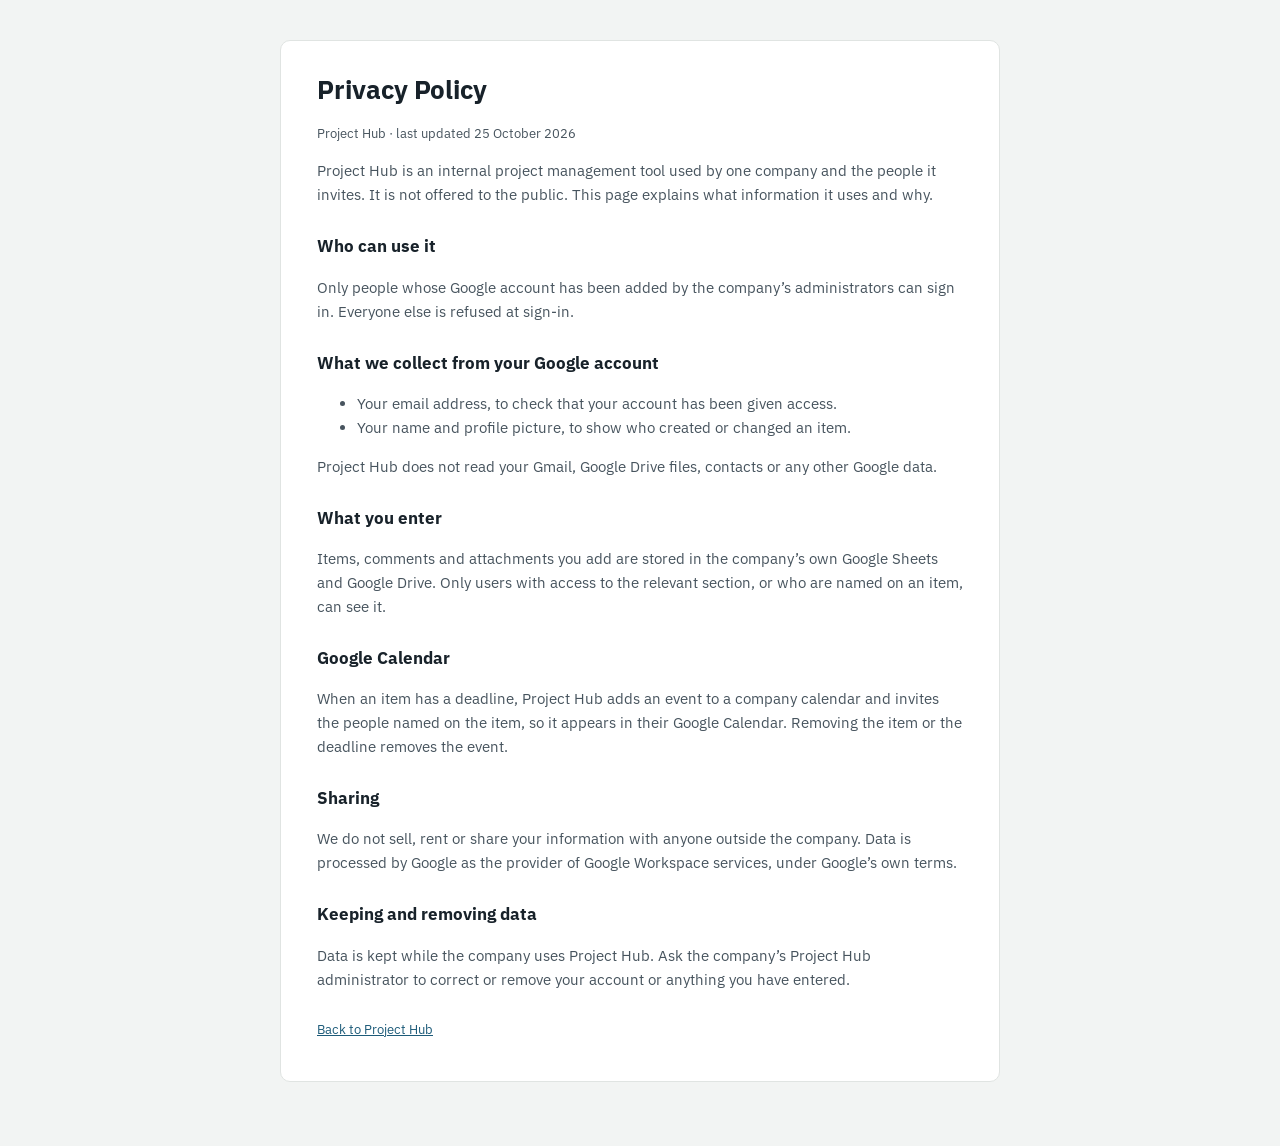
<file: privacy.html>
<!doctype html>
<html lang="en">
<head>
  <meta charset="utf-8">
  <meta name="viewport" content="width=device-width,initial-scale=1">
  <title>Privacy Policy · Project Hub</title>
  <link rel="stylesheet" href="https://fonts.googleapis.com/css2?family=IBM+Plex+Sans:wght@400;600&display=swap">
  <style>
    :root { --bg: #f2f4f3; --surface: #fff; --ink: #18222a; --ink-2: #47545e; --line: #e0e4e2; --accent: #1d5b79; color-scheme: light; }
    @media (prefers-color-scheme: dark) {
      :root { --bg: #11171c; --surface: #182128; --ink: #e3e9ed; --ink-2: #a8b4bd; --line: #2a3640; --accent: #72b5d4; color-scheme: dark; }
    }
    body { margin: 0; background: var(--bg); color: var(--ink); font: 15px/1.6 "IBM Plex Sans", "Segoe UI", system-ui, sans-serif; }
    main { max-width: 720px; margin: 0 auto; padding: 40px 16px 64px; }
    article { background: var(--surface); border: 1px solid var(--line); border-radius: 10px; padding: 28px clamp(18px, 4vw, 36px); }
    h1 { font-size: 26px; margin: 0 0 4px; }
    h2 { font-size: 17px; margin: 26px 0 6px; }
    p, li { color: var(--ink-2); }
    a { color: var(--accent); }
    .muted { font-size: 13px; color: var(--ink-2); }
  </style>
</head>
<body>
  <main>
    <article>
      <h1>Privacy Policy</h1>
      <p class="muted">Project Hub · last updated 25 October 2026</p>

      <p>Project Hub is an internal project management tool used by one company and the people it invites. It is not offered to the public. This page explains what information it uses and why.</p>

      <h2>Who can use it</h2>
      <p>Only people whose Google account has been added by the company’s administrators can sign in. Everyone else is refused at sign-in.</p>

      <h2>What we collect from your Google account</h2>
      <ul>
        <li>Your email address, to check that your account has been given access.</li>
        <li>Your name and profile picture, to show who created or changed an item.</li>
      </ul>
      <p>Project Hub does not read your Gmail, Google Drive files, contacts or any other Google data.</p>

      <h2>What you enter</h2>
      <p>Items, comments and attachments you add are stored in the company’s own Google Sheets and Google Drive. Only users with access to the relevant section, or who are named on an item, can see it.</p>

      <h2>Google Calendar</h2>
      <p>When an item has a deadline, Project Hub adds an event to a company calendar and invites the people named on the item, so it appears in their Google Calendar. Removing the item or the deadline removes the event.</p>

      <h2>Sharing</h2>
      <p>We do not sell, rent or share your information with anyone outside the company. Data is processed by Google as the provider of Google Workspace services, under Google’s own terms.</p>

      <h2>Keeping and removing data</h2>
      <p>Data is kept while the company uses Project Hub. Ask the company’s Project Hub administrator to correct or remove your account or anything you have entered.</p>

      <p class="muted" style="margin-top:28px"><a href="./">Back to Project Hub</a></p>
    </article>
  </main>
</body>
</html>
</file>
<file: assets/style.css>
/* Layout: dark slate sidebar + pale steel workspace; dense, scannable boards and tables. */
:root {
  --bg: #f2f4f3;
  --surface: #ffffff;
  --surface-2: #f7f8f7;
  --line: #e0e4e2;
  --line-strong: #c6ccc9;
  --ink: #18222a;
  --ink-2: #47545e;
  --ink-3: #75818a;
  --accent: #1d5b79;
  --accent-ink: #ffffff;
  --accent-soft: #e2edf2;
  --ok: #2c7a4b;
  --ok-soft: #e1f1e7;
  --warn: #a96300;
  --warn-soft: #fbeed6;
  --crit: #b1271f;
  --crit-soft: #f9e0dd;
  --side: #17232c;
  --side-2: #22313c;
  --side-ink: #b9c6cf;
  --side-hi: #ffffff;
  /* option colours: strong (text / fills) and soft (chip backgrounds) */
  --gray: #66727b; --gray-soft: #eceeed;
  --blue: #2a6aa0; --blue-soft: #e1ecf6;
  --teal: #1f7f7a; --teal-soft: #ddf1ef;
  --green: #2c7a4b; --green-soft: #e1f1e7;
  --amber: #a96300; --amber-soft: #fbeed6;
  --red: #b1271f; --red-soft: #f9e0dd;
  --purple: #6b4aa3; --purple-soft: #ece6f6;
  --shadow: 0 1px 2px rgba(16, 28, 38, .07), 0 1px 1px rgba(16, 28, 38, .04);
  --shadow-lg: 0 12px 40px rgba(16, 28, 38, .22);
  --font: "IBM Plex Sans", "Segoe UI", system-ui, -apple-system, sans-serif;
  --cond: "IBM Plex Sans Condensed", "IBM Plex Sans", "Arial Narrow", system-ui, sans-serif;
  --mono: "IBM Plex Mono", ui-monospace, Consolas, monospace;
  --r: 8px;
  color-scheme: light;
}
@media (prefers-color-scheme: dark) {
  :root {
    --bg: #11171c;
    --surface: #182128;
    --surface-2: #1d272f;
    --line: #2a3640;
    --line-strong: #3a4853;
    --ink: #e3e9ed;
    --ink-2: #a8b4bd;
    --ink-3: #7b8892;
    --accent: #72b5d4;
    --accent-ink: #0b1a21;
    --accent-soft: #1b3341;
    --ok: #6cc28f;
    --ok-soft: #17301f;
    --warn: #e3aa4c;
    --warn-soft: #34280f;
    --crit: #f08b81;
    --crit-soft: #3b1d1a;
    --side: #0c1216;
    --side-2: #17222a;
    --side-ink: #9eadb8;
    --side-hi: #ffffff;
    --gray: #a3adb5; --gray-soft: #262f36;
    --blue: #7fb3e0; --blue-soft: #1a2c3c;
    --teal: #6fcbc4; --teal-soft: #15302e;
    --green: #6cc28f; --green-soft: #17301f;
    --amber: #e3aa4c; --amber-soft: #34280f;
    --red: #f08b81; --red-soft: #3b1d1a;
    --purple: #b9a0e6; --purple-soft: #2a2238;
    --shadow: 0 1px 2px rgba(0, 0, 0, .35);
    --shadow-lg: 0 12px 40px rgba(0, 0, 0, .55);
    color-scheme: dark;
  }
}

* { box-sizing: border-box; }
html, body { margin: 0; }
body {
  background: var(--bg);
  color: var(--ink);
  font: 14px/1.45 var(--font);
  -webkit-font-smoothing: antialiased;
}
[hidden] { display: none !important; }
a { color: var(--accent); }
button, input, select, textarea { font: inherit; color: inherit; }
:focus-visible { outline: 2px solid var(--accent); outline-offset: 2px; }
h1, h2, h3 { text-wrap: balance; margin: 0; }
.boot { padding: 48px 24px; color: var(--ink-3); }
.muted { color: var(--ink-3); }
.grow { flex: 1 1 auto; }

/* ---------- shell ---------- */
.shell { display: grid; grid-template-columns: 236px minmax(0, 1fr); min-height: 100vh; }
.side {
  background: var(--side); color: var(--side-ink); display: flex; flex-direction: column;
  position: sticky; top: 0; height: 100vh; padding: 18px 12px; gap: 16px; overflow-y: auto;
}
.brand { display: flex; align-items: center; gap: 10px; padding: 0 8px; }
.mark {
  width: 30px; height: 30px; border-radius: 7px; flex: none;
  background: linear-gradient(135deg, #2d7aa0, #1d5b79 55%, #16455c);
  display: grid; place-items: center; color: #fff; font: 600 13px var(--cond); letter-spacing: .04em;
}
.brand b { display: block; color: var(--side-hi); font: 600 15px/1.2 var(--cond); letter-spacing: .01em; }
.brand small { display: block; font-size: 11px; letter-spacing: .08em; text-transform: uppercase; color: var(--side-ink); opacity: .8; }
.nav { display: flex; flex-direction: column; gap: 2px; }
.nav-h { font: 600 10.5px var(--cond); letter-spacing: .12em; text-transform: uppercase; color: var(--side-ink); opacity: .65; padding: 12px 10px 4px; }
.nav a {
  display: flex; align-items: center; gap: 10px; padding: 7px 10px; border-radius: 6px;
  color: var(--side-ink); text-decoration: none; font-weight: 500; min-width: 0;
}
.nav a .lbl { white-space: nowrap; overflow: hidden; text-overflow: ellipsis; }
.nav a:hover { background: var(--side-2); color: var(--side-hi); }
.nav a.on { background: var(--side-2); color: var(--side-hi); box-shadow: inset 2px 0 0 #4fa3c9; }
.nav svg { width: 17px; height: 17px; flex: none; stroke: currentColor; fill: none; stroke-width: 1.7; stroke-linecap: round; stroke-linejoin: round; }
.nav .count { margin-left: auto; font: 500 11px var(--mono); background: #8a2a22; color: #fff; padding: 1px 6px; border-radius: 9px; }
.smark { width: 18px; height: 18px; border-radius: 4px; flex: none; display: inline-grid; place-items: center; color: #fff; font: 600 10.5px var(--cond); vertical-align: -4px; }
.side-foot { margin-top: auto; display: flex; flex-direction: column; gap: 10px; padding: 0 6px; }
.me { display: flex; align-items: center; gap: 9px; min-width: 0; }
.me .who { min-width: 0; }
.me b { display: block; color: var(--side-hi); font-weight: 500; white-space: nowrap; overflow: hidden; text-overflow: ellipsis; }
.me small { display: block; font-size: 11px; white-space: nowrap; overflow: hidden; text-overflow: ellipsis; }
.side-foot .links { display: flex; gap: 12px; font-size: 12.5px; }
.side-foot .links button { background: none; border: 0; padding: 0; color: var(--side-ink); cursor: pointer; text-decoration: underline; text-underline-offset: 3px; }
.side-foot .links button:hover { color: var(--side-hi); }

.main { min-width: 0; padding: 22px 28px 48px; display: flex; flex-direction: column; gap: 16px; }
.banner {
  background: var(--warn-soft); color: var(--ink); border: 1px solid color-mix(in srgb, var(--warn) 35%, transparent);
  border-radius: var(--r); padding: 8px 12px; display: flex; flex-wrap: wrap; gap: 6px 14px; align-items: center; font-size: 13px;
}
.banner b { color: var(--warn); }
.banner button { background: none; border: 0; padding: 0; color: var(--accent); cursor: pointer; text-decoration: underline; font-size: 13px; }

/* ---------- headers, toolbars, buttons ---------- */
.head { display: flex; flex-wrap: wrap; align-items: flex-end; justify-content: space-between; gap: 12px; }
.head h1 { font: 600 24px/1.15 var(--cond); letter-spacing: .005em; }
.head .sub { color: var(--ink-3); margin-top: 3px; max-width: 75ch; }
.crumb { font-size: 12.5px; color: var(--ink-3); margin-bottom: 4px; }
.crumb a { color: var(--ink-3); }
.toolbar { display: flex; flex-wrap: wrap; gap: 8px; align-items: center; }
.toolbar .grow { flex: 1 1 220px; }
.toolbar select, .toolbar input[type=search] {
  height: 34px; border: 1px solid var(--line-strong); background: var(--surface); border-radius: 6px; padding: 0 10px; min-width: 0;
}
.toolbar input[type=search] { width: 100%; }
.btn {
  height: 34px; padding: 0 14px; border-radius: 6px; border: 1px solid var(--line-strong); background: var(--surface);
  font-weight: 500; cursor: pointer; display: inline-flex; align-items: center; gap: 6px; white-space: nowrap; text-decoration: none; color: var(--ink);
}
.btn:hover { border-color: var(--ink-3); }
.btn.primary { background: var(--accent); border-color: var(--accent); color: var(--accent-ink); }
.btn.primary:hover { filter: brightness(1.08); }
.btn.danger { color: var(--crit); border-color: color-mix(in srgb, var(--crit) 45%, transparent); }
.btn.danger.armed { background: var(--crit); color: #fff; }
.btn:disabled { opacity: .55; cursor: default; }
.btn.sm { height: 28px; padding: 0 10px; font-size: 13px; }
.ibtn { width: 26px; height: 26px; border-radius: 5px; border: 1px solid var(--line); background: var(--surface); cursor: pointer; color: var(--ink-2); padding: 0; }
.ibtn:hover:not(:disabled) { border-color: var(--ink-3); color: var(--ink); }
.ibtn:disabled { opacity: .35; cursor: default; }
.linkbtn { background: none; border: 0; padding: 0; color: var(--accent); cursor: pointer; text-decoration: underline; text-underline-offset: 2px; text-align: left; }
.seg { display: inline-flex; border: 1px solid var(--line-strong); border-radius: 6px; overflow: hidden; }
.seg button { height: 32px; padding: 0 12px; border: 0; background: var(--surface); cursor: pointer; font-weight: 500; color: var(--ink-2); }
.seg button + button { border-left: 1px solid var(--line-strong); }
.seg button.on { background: var(--accent-soft); color: var(--accent); }

/* ---------- chips, avatars, colours ---------- */
.chip {
  display: inline-flex; align-items: center; gap: 4px; height: 20px; padding: 0 7px; border-radius: 4px;
  font-size: 11.5px; font-weight: 500; white-space: nowrap; background: var(--surface-2); color: var(--ink-2); border: 1px solid var(--line);
}
.chip.ok { background: var(--ok-soft); color: var(--ok); border-color: transparent; }
.chip.warn { background: var(--warn-soft); color: var(--warn); border-color: transparent; }
.chip.crit { background: var(--crit-soft); color: var(--crit); border-color: transparent; }
.chip.info { background: var(--accent-soft); color: var(--accent); border-color: transparent; }
.c-gray { background: var(--gray-soft); color: var(--gray); border-color: transparent; }
.c-blue { background: var(--blue-soft); color: var(--blue); border-color: transparent; }
.c-teal { background: var(--teal-soft); color: var(--teal); border-color: transparent; }
.c-green { background: var(--green-soft); color: var(--green); border-color: transparent; }
.c-amber { background: var(--amber-soft); color: var(--amber); border-color: transparent; }
.c-red { background: var(--red-soft); color: var(--red); border-color: transparent; }
.c-purple { background: var(--purple-soft); color: var(--purple); border-color: transparent; }
.f-gray { background: var(--gray); } .f-blue { background: var(--blue); } .f-teal { background: var(--teal); }
.f-green { background: var(--green); } .f-amber { background: var(--amber); } .f-red { background: var(--red); } .f-purple { background: var(--purple); }
.dot { width: 9px; height: 9px; border-radius: 50%; flex: none; display: inline-block; }
.av {
  width: 24px; height: 24px; border-radius: 50%; flex: none; display: inline-grid; place-items: center;
  color: #fff; font: 600 10.5px var(--font); letter-spacing: .02em;
}
.av.lg { width: 32px; height: 32px; font-size: 12px; }
.avs { display: inline-flex; }
.avs .av { box-shadow: 0 0 0 2px var(--surface); }
.avs .av + .av { margin-left: -6px; }
.av.more { background: var(--line-strong); color: var(--ink); }
.who { display: inline-flex; align-items: center; gap: 6px; }
.pbar { display: inline-block; width: 54px; height: 6px; border-radius: 3px; background: var(--line); overflow: hidden; vertical-align: middle; }
.pbar i { display: block; height: 100%; background: var(--accent); }

/* ---------- dashboard ---------- */
.scards { display: grid; grid-template-columns: repeat(auto-fill, minmax(290px, 1fr)); gap: 14px; }
.scard {
  background: var(--surface); border: 1px solid var(--line); border-radius: var(--r); padding: 14px 16px;
  display: flex; flex-direction: column; gap: 12px; text-decoration: none; color: var(--ink); min-width: 0;
}
.scard:hover { border-color: var(--line-strong); box-shadow: var(--shadow); }
.sc-h { display: flex; align-items: center; gap: 8px; }
.sc-h b { font: 600 16px var(--cond); flex: 1; min-width: 0; white-space: nowrap; overflow: hidden; text-overflow: ellipsis; }
.sc-n { display: grid; grid-template-columns: repeat(3, minmax(0, 1fr)); gap: 8px; }
.sc-t { display: flex; flex-wrap: wrap; gap: 4px 14px; font-size: 12.5px; color: var(--ink-3); }
.sc-t b { color: var(--ink); font-variant-numeric: tabular-nums; }
.kpi { min-width: 0; }
.kpi .v { font: 600 22px/1.15 var(--cond); font-variant-numeric: tabular-nums; white-space: nowrap; overflow: hidden; text-overflow: ellipsis; }
.kpi .v.warn { color: var(--warn); }
.kpi .v.crit { color: var(--crit); }
.kpi .l { font-weight: 500; font-size: 12.5px; margin-top: 2px; }
.kpi .s { font-size: 12px; color: var(--ink-3); }
.segbar { display: flex; height: 8px; border-radius: 4px; overflow: hidden; gap: 2px; }
.segbar i { display: block; min-width: 3px; }
.seglegend { display: flex; flex-wrap: wrap; gap: 3px 12px; font-size: 11.5px; color: var(--ink-3); }
.seglegend i { display: inline-block; width: 8px; height: 8px; border-radius: 2px; margin-right: 5px; }
.grid2 { display: grid; grid-template-columns: minmax(0, 1fr) minmax(0, 1fr); gap: 14px; align-items: start; }
.panel { background: var(--surface); border: 1px solid var(--line); border-radius: var(--r); padding: 14px 16px; display: flex; flex-direction: column; gap: 10px; min-width: 0; }
.panel h2 { font: 600 12px var(--cond); text-transform: uppercase; letter-spacing: .09em; color: var(--ink-3); }
.panel .ph { display: flex; justify-content: space-between; align-items: baseline; gap: 10px; }
.panel .ph a { font-size: 12.5px; }
.alerts { list-style: none; margin: 0; padding: 0; display: flex; flex-direction: column; }
.alerts li { display: grid; grid-template-columns: 4px minmax(0, 1fr) auto; gap: 10px; align-items: center; padding: 8px 0; border-top: 1px solid var(--line); cursor: pointer; }
.alerts li:first-child { border-top: 0; }
.alerts li:hover .at { color: var(--accent); }
.alerts .sev { align-self: stretch; border-radius: 2px; background: var(--warn); }
.alerts .sev.crit { background: var(--crit); }
.alerts .sev.none, .alerts .sev:not(.crit):not(.warn) { background: var(--line); }
.alerts .at { font-weight: 500; white-space: nowrap; overflow: hidden; text-overflow: ellipsis; }
.alerts .am { font-size: 12px; color: var(--ink-3); }
.empty { color: var(--ink-3); padding: 14px 0; }
.empty-state { text-align: center; padding: 36px 16px; color: var(--ink-3); background: var(--surface); border: 1px dashed var(--line-strong); border-radius: var(--r); }
.empty-state b { display: block; color: var(--ink); font-size: 15px; margin-bottom: 4px; }

/* ---------- tables ---------- */
.tablewrap { overflow-x: auto; background: var(--surface); border: 1px solid var(--line); border-radius: var(--r); }
table.t { width: 100%; border-collapse: collapse; font-size: 13px; }
.t th {
  text-align: left; font: 600 11.5px var(--cond); letter-spacing: .07em; text-transform: uppercase; color: var(--ink-3);
  padding: 9px 12px; border-bottom: 1px solid var(--line); white-space: nowrap; background: var(--surface-2);
}
.t td { padding: 8px 12px; border-bottom: 1px solid var(--line); vertical-align: middle; }
.t tr:last-child td { border-bottom: 0; }
.t tbody tr[data-act] { cursor: pointer; }
.t tbody tr[data-act]:hover td { background: var(--surface-2); }
.t .r { text-align: right; font-variant-numeric: tabular-nums; white-space: nowrap; }
.t .nw { white-space: nowrap; }
.t .title { font-weight: 500; min-width: 220px; }
.t tfoot td { font-weight: 600; background: var(--surface-2); border-top: 1px solid var(--line-strong); }
.matrix td, .matrix th { padding: 7px 10px; }
.matrix .sticky { position: sticky; left: 0; background: var(--surface); z-index: 1; box-shadow: 1px 0 0 var(--line); }
.matrix th.sticky { background: var(--surface-2); }
.linkrow { display: flex; gap: 8px; align-items: center; background: none; border: 0; padding: 0; cursor: pointer; text-align: left; }
.linkrow span { display: flex; flex-direction: column; }
.linkrow b { font-weight: 500; }
.linkrow small { color: var(--ink-3); font-size: 11.5px; }
.linkrow:hover b { color: var(--accent); text-decoration: underline; }
.lvl { height: 30px; border: 1px solid var(--line-strong); border-radius: 6px; background: var(--surface); padding: 0 6px; min-width: 118px; }
.lvl-viewer { background: var(--gray-soft); }
.lvl-contributor { background: var(--teal-soft); }
.lvl-editor { background: var(--blue-soft); }
.lvl-manager { background: var(--purple-soft); }
.legend-box { display: flex; flex-wrap: wrap; gap: 6px 18px; font-size: 12.5px; color: var(--ink-3); background: var(--surface); border: 1px solid var(--line); border-radius: var(--r); padding: 10px 14px; }
.legend-box b { color: var(--ink); font-weight: 600; }

/* ---------- boards ---------- */
.board { display: flex; gap: 10px; overflow-x: auto; padding-bottom: 10px; align-items: flex-start; }
.col { flex: 0 0 272px; background: var(--surface-2); border: 1px solid var(--line); border-radius: var(--r); display: flex; flex-direction: column; max-height: calc(100vh - 220px); }
.col.drop-on { border-color: var(--accent); box-shadow: 0 0 0 2px var(--accent-soft); }
.col-h { padding: 10px 12px 8px; display: flex; align-items: center; gap: 7px; border-bottom: 1px solid var(--line); }
.col-h b { font: 600 13px var(--cond); letter-spacing: .02em; }
.col-h .n { font: 500 12px var(--mono); color: var(--ink-3); }
.col-h .sum { margin-left: auto; font-size: 11.5px; color: var(--ink-3); font-variant-numeric: tabular-nums; }
.col-b { padding: 8px; display: flex; flex-direction: column; gap: 8px; overflow-y: auto; min-height: 60px; }
.col-b .none { color: var(--ink-3); font-size: 12px; text-align: center; padding: 10px 0; }
.card {
  background: var(--surface); border: 1px solid var(--line); border-radius: 6px; padding: 9px 10px; box-shadow: var(--shadow);
  display: flex; flex-direction: column; gap: 5px; cursor: pointer;
  border-left: 4px solid var(--pc, var(--line)); /* the owner's colour */
}
.card:hover { border-color: var(--line-strong); }
.card.dragging { opacity: .45; }
.card[draggable=true] { cursor: grab; }
.card .no { font: 500 11.5px var(--mono); color: var(--ink-3); white-space: nowrap; overflow: hidden; text-overflow: ellipsis; }
.card .tt { font-weight: 500; line-height: 1.35; overflow-wrap: anywhere; }
.card .cl { font-size: 12px; color: var(--ink-3); overflow-wrap: anywhere; }
.card .ft { display: flex; flex-wrap: wrap; gap: 4px; align-items: center; margin-top: 2px; }
.card .ft .sp { flex: 1; }
.card .meta { font-size: 11.5px; color: var(--ink-3); display: inline-flex; align-items: center; gap: 3px; }
.statline { display: flex; flex-wrap: wrap; gap: 6px 18px; font-size: 12.5px; color: var(--ink-3); }
.statline b { color: var(--ink); font-variant-numeric: tabular-nums; }

/* ---------- my work ---------- */
.group h2 { font: 600 13px var(--cond); text-transform: uppercase; letter-spacing: .08em; color: var(--ink-3); margin: 6px 0; }
.group h2.crit { color: var(--crit); }
.list { background: var(--surface); border: 1px solid var(--line); border-radius: var(--r); }
.li { display: grid; grid-template-columns: 22px minmax(0, 1fr) auto; gap: 10px; align-items: center; padding: 9px 12px; border-top: 1px solid var(--line); cursor: pointer; }
.li:first-child { border-top: 0; }
.li:hover b { color: var(--accent); }
.li .tx { min-width: 0; }
.li .tx b { font-weight: 500; display: block; overflow-wrap: anywhere; }
.li .tx small { color: var(--ink-3); font-size: 12px; }
.li .rt { display: flex; gap: 5px; align-items: center; flex-wrap: wrap; justify-content: flex-end; }

/* ---------- customize columns ---------- */
.tfs { display: flex; flex-direction: column; gap: 10px; }
.tf { background: var(--surface); border: 1px solid var(--line); border-radius: var(--r); padding: 12px 14px; display: flex; flex-direction: column; gap: 10px; }
.tf.stage { border-color: color-mix(in srgb, var(--accent) 45%, var(--line)); }
.tf-row { display: flex; flex-wrap: wrap; gap: 10px; align-items: flex-end; }
.tf-row .fld.grow { flex: 1 1 220px; }
.tf-row .fld select { min-width: 190px; }
.tf-n { font: 500 12px var(--mono); color: var(--ink-3); width: 20px; padding-bottom: 9px; }
.tf-act { display: flex; gap: 6px; align-items: center; padding-bottom: 2px; }
.tf-flags { display: flex; flex-wrap: wrap; gap: 6px 18px; padding-left: 30px; }
.mini { display: inline-flex; align-items: center; gap: 6px; font-size: 12.5px; color: var(--ink-2); white-space: nowrap; }
.mini input[type=number] { width: 54px; height: 28px; border: 1px solid var(--line-strong); border-radius: 5px; padding: 0 6px; background: var(--surface); }
.opts { margin-left: 30px; display: flex; flex-direction: column; gap: 6px; border-left: 2px solid var(--line); padding-left: 12px; }
.opts-h { display: flex; flex-wrap: wrap; gap: 4px 12px; font-size: 12px; font-weight: 500; color: var(--ink-2); }
.opts-h .muted { font-weight: 400; }
.opt { display: flex; flex-wrap: wrap; gap: 6px; align-items: center; }
.opt input[type=text] { flex: 1 1 160px; min-width: 0; height: 30px; border: 1px solid var(--line-strong); border-radius: 5px; padding: 0 8px; background: var(--surface); }
.opt select { height: 30px; border: 1px solid var(--line-strong); border-radius: 5px; background: var(--surface); padding: 0 4px; }
.opts > .btn { align-self: flex-start; }

/* ---------- drawer & forms ---------- */
.drawer { position: fixed; inset: 0; z-index: 50; display: flex; justify-content: flex-end; }
.drawer .scrim { position: absolute; inset: 0; background: rgba(10, 18, 24, .38); }
.drawer .pane {
  position: relative; width: min(620px, 100vw); height: 100%; background: var(--surface); box-shadow: var(--shadow-lg);
  display: flex; flex-direction: column; animation: slide .16s ease-out;
}
@keyframes slide { from { transform: translateX(24px); } }
@media (prefers-reduced-motion: reduce) { .drawer .pane { animation: none; } }
.pane-h { display: flex; align-items: flex-start; gap: 10px; padding: 16px 20px 12px; border-bottom: 1px solid var(--line); }
.pane-h .k { font: 600 11.5px var(--cond); text-transform: uppercase; letter-spacing: .09em; color: var(--ink-3); }
.pane-h h2 { font: 600 19px/1.25 var(--cond); overflow-wrap: anywhere; }
.pane-h .x { margin-left: auto; background: none; border: 0; font-size: 22px; line-height: 1; cursor: pointer; color: var(--ink-3); padding: 2px 6px; }
.pane-b { overflow-y: auto; padding: 16px 20px 28px; display: flex; flex-direction: column; gap: 20px; }
.form { display: grid; grid-template-columns: 1fr 1fr; gap: 12px 14px; }
.fld { display: flex; flex-direction: column; gap: 4px; min-width: 0; }
.fld.wide, .form .wide { grid-column: 1 / -1; }
.fld > span { font-size: 12px; font-weight: 500; color: var(--ink-2); }
.fld input:not([type=checkbox]):not([type=radio]), .fld select, .fld textarea {
  border: 1px solid var(--line-strong); background: var(--surface); border-radius: 6px; padding: 7px 9px; width: 100%; min-width: 0;
}
.fld textarea { min-height: 80px; resize: vertical; }
.fld input:disabled, .fld select:disabled, .fld textarea:disabled { background: var(--surface-2); color: var(--ink-2); }
.fld.chk { flex-direction: row; align-items: center; gap: 8px; padding-top: 18px; }
.fld.chk input { width: 16px; height: 16px; }
.form-actions { grid-column: 1 / -1; display: flex; gap: 8px; align-items: center; flex-wrap: wrap; }
.form-actions .sp { flex: 1; }
.pick { border: 1px solid var(--line-strong); border-radius: 6px; background: var(--surface); }
.pick > summary { list-style: none; cursor: pointer; padding: 6px 9px; min-height: 36px; display: flex; flex-wrap: wrap; gap: 5px; align-items: center; }
.pick > summary::-webkit-details-marker { display: none; }
.pick[data-ro] > summary { cursor: default; background: var(--surface-2); }
.pchip { display: inline-flex; align-items: center; gap: 5px; background: var(--surface-2); border: 1px solid var(--line); border-radius: 14px; padding: 1px 8px 1px 1px; font-size: 12.5px; }
.pchip .av { width: 20px; height: 20px; font-size: 9px; }
.pick-b { border-top: 1px solid var(--line); padding: 8px; display: flex; flex-direction: column; gap: 2px; max-height: 240px; overflow-y: auto; }
.pick-b input[type=search] { border: 1px solid var(--line-strong); border-radius: 5px; padding: 5px 8px; margin-bottom: 4px; background: var(--surface); }
.prow { display: flex; align-items: center; gap: 8px; padding: 4px 6px; border-radius: 5px; cursor: pointer; font-size: 13px; }
.prow:hover { background: var(--surface-2); }
.prow small { color: var(--ink-3); margin-left: auto; font-size: 11.5px; }
.acc-list, .tpl-list { display: flex; flex-direction: column; gap: 6px; }
.acc { display: flex; align-items: center; gap: 8px; padding: 6px 8px; border: 1px solid var(--line); border-radius: 6px; }
.acc > span:not(.smark) { flex: 1; font-size: 13px; }
.acc select { width: auto !important; min-width: 140px; }
.tpl { display: flex; gap: 10px; align-items: flex-start; padding: 10px 12px; border: 1px solid var(--line); border-radius: 6px; cursor: pointer; }
.tpl:has(input:checked) { border-color: var(--accent); background: var(--accent-soft); }
.tpl input { margin-top: 3px; }
.tpl b { display: block; font-weight: 600; }
.tpl small { color: var(--ink-3); font-size: 12.5px; }
.sec h3 { font: 600 12px var(--cond); text-transform: uppercase; letter-spacing: .09em; color: var(--ink-3); margin-bottom: 8px; display: flex; justify-content: space-between; align-items: center; gap: 8px; }
.rel { list-style: none; margin: 0; padding: 0; border: 1px solid var(--line); border-radius: 6px; }
.rel li { display: flex; gap: 6px; align-items: center; padding: 7px 10px; border-top: 1px solid var(--line); cursor: pointer; font-size: 13px; }
.rel li:first-child { border-top: 0; }
.rel li span:first-child { flex: 1; min-width: 0; }
.rel li:hover span:first-child { color: var(--accent); }
.files { list-style: none; margin: 0; padding: 0; display: flex; flex-direction: column; gap: 6px; }
.files li { display: flex; flex-wrap: wrap; gap: 8px; align-items: center; font-size: 13px; }
.files small { color: var(--ink-3); white-space: nowrap; }
.thread { display: flex; flex-direction: column; gap: 12px; }
.msg { display: grid; grid-template-columns: 24px minmax(0, 1fr); gap: 9px; }
.msg .bd { min-width: 0; }
.msg .hd { font-size: 12px; color: var(--ink-3); }
.msg .hd b { color: var(--ink); font-weight: 500; }
.msg .tx { white-space: pre-wrap; overflow-wrap: anywhere; }
.msg.log { color: var(--ink-3); font-size: 12.5px; }
.msg.log .dot { width: 24px; height: auto; display: grid; place-items: center; background: none; }
.msg.log .dot::before { content: ""; width: 6px; height: 6px; border-radius: 50%; background: var(--line-strong); }
.composer { display: flex; flex-direction: column; gap: 8px; }
.composer textarea { border: 1px solid var(--line-strong); background: var(--surface); border-radius: 6px; padding: 8px 10px; min-height: 64px; resize: vertical; width: 100%; }
.composer .btn { align-self: flex-end; }
.comp-row { display: flex; align-items: center; gap: 8px; }
.comp-row .sp { flex: 1; }
.composer .comp-row .btn { align-self: center; }
.msg .tx a, .fld-links a { overflow-wrap: anywhere; }
.msg .mtools { display: inline-flex; gap: 10px; align-items: baseline; margin-left: 10px; }
.msg .mtools .linkbtn { font-size: 12px; }
.linkbtn.danger { color: var(--crit); }
.linkbtn.danger.armed { font-weight: 600; }
.medit { display: flex; flex-direction: column; gap: 6px; margin-top: 4px; }
.medit textarea { border: 1px solid var(--accent); background: var(--surface); border-radius: 6px; padding: 8px 10px; min-height: 64px; resize: vertical; width: 100%; }
.fld-links { display: flex; flex-wrap: wrap; gap: 4px 12px; font-size: 12.5px; margin-top: 2px; }
.photos { display: flex; flex-wrap: wrap; gap: 6px; margin-top: 6px; }
.ph { width: 132px; height: 100px; padding: 0; border: 1px solid var(--line); border-radius: 6px; overflow: hidden; background: var(--surface-2); cursor: zoom-in; position: relative; }
.ph img { width: 100%; height: 100%; object-fit: cover; display: block; }
.ph.loading img, .ph.failed img { visibility: hidden; }
.ph.loading::after, .ph.failed::after { position: absolute; inset: 0; display: grid; place-items: center; font-size: 11.5px; color: var(--ink-3); }
.ph.loading::after { content: "Loading photo…"; }
.ph.failed::after { content: "Photo unavailable"; }
.pend { display: flex; flex-wrap: wrap; gap: 6px; }
.pend:empty { display: none; }
.pthumb { position: relative; width: 72px; height: 72px; border-radius: 6px; overflow: hidden; border: 1px solid var(--line); }
.pthumb img { width: 100%; height: 100%; object-fit: cover; display: block; }
.pthumb .x { position: absolute; top: 2px; right: 2px; width: 20px; height: 20px; border-radius: 50%; border: 0; background: rgba(0, 0, 0, .6); color: #fff; font-size: 14px; line-height: 20px; padding: 0; cursor: pointer; }
.lightbox { position: fixed; inset: 0; z-index: 80; display: grid; place-items: center; padding: 16px; }
.lightbox[hidden] { display: none; }
.lightbox .scrim { position: absolute; inset: 0; background: rgba(5, 10, 14, .82); }
.lightbox figure { position: relative; margin: 0; display: flex; flex-direction: column; gap: 10px; max-width: 100%; max-height: 100%; }
.lightbox img { max-width: min(1400px, 100%); max-height: calc(100vh - 90px); object-fit: contain; border-radius: 6px; background: #fff; }
.lightbox figcaption { display: flex; gap: 8px; align-items: center; color: #fff; font-size: 13px; }
.lightbox figcaption span { flex: 1; min-width: 0; overflow: hidden; text-overflow: ellipsis; white-space: nowrap; }
.af-bar { margin: 14px 0; }
.af-bar select { max-width: 220px; }
.t tr[data-act="open"] { cursor: pointer; }

/* ---------- sign-in ---------- */
.signin { min-height: 100vh; display: grid; place-items: center; padding: 24px 16px; background: var(--side); }
.signin .box { background: var(--surface); border-radius: 12px; padding: 28px; width: min(460px, 100%); display: flex; flex-direction: column; gap: 16px; box-shadow: var(--shadow-lg); }
.signin h1 { font: 600 24px var(--cond); }
.signin p { margin: 4px 0 0; color: var(--ink-2); }
.signin .err { background: var(--crit-soft); color: var(--crit); padding: 9px 12px; border-radius: 6px; font-size: 13px; }
.demo-note { background: var(--warn-soft); border-radius: 6px; padding: 9px 12px; font-size: 13px; }
.acct-list { display: flex; flex-direction: column; gap: 6px; }
.acct { display: flex; gap: 10px; align-items: center; text-align: left; padding: 9px 10px; border: 1px solid var(--line); border-radius: 8px; background: var(--surface); cursor: pointer; }
.acct:hover { border-color: var(--accent); background: var(--accent-soft); }
.acct span { display: flex; flex-direction: column; min-width: 0; }
.acct b { font-weight: 600; }
.acct small { color: var(--ink-3); font-size: 12px; }
#gbtn { min-height: 44px; }

/* ---------- toast ---------- */
.toast {
  position: fixed; left: 50%; bottom: 22px; transform: translateX(-50%); z-index: 60; background: var(--ink); color: var(--bg);
  padding: 9px 16px; border-radius: 6px; font-weight: 500; box-shadow: var(--shadow-lg); max-width: calc(100vw - 32px);
}
.toast.err { background: var(--crit); color: #fff; }

/* ---------- responsive ---------- */
@media (max-width: 980px) {
  .grid2 { grid-template-columns: 1fr; }
}
@media (max-width: 860px) {
  .shell { grid-template-columns: 1fr; }
  .side { position: sticky; top: 0; z-index: 20; height: auto; flex-direction: row; align-items: center; padding: 10px 16px; gap: 12px; overflow-x: auto; overflow-y: hidden; }
  .brand > div, .side-foot .links, .me .who, .nav-h { display: none; }
  .brand { padding: 0; }
  .nav { flex-direction: row; }
  .nav a { padding: 7px 9px; white-space: nowrap; }
  .nav a span.lbl { display: none; }
  .nav a.on span.lbl { display: inline; }
  .side-foot { margin: 0 0 0 auto; padding: 0; }
  .main { padding: 16px 16px 40px; }
  .col { max-height: none; }
  .tf-flags, .opts { padding-left: 0; margin-left: 0; }
}
@media (max-width: 520px) {
  .form { grid-template-columns: 1fr; }
  .head h1 { font-size: 21px; }
  .tf-row .fld select { min-width: 0; }
  .tf-n { display: none; }
}

/* ---------- filter & sort ---------- */
.btn.on { border-color: var(--accent); color: var(--accent); background: var(--accent-soft); }
.sortbox { display: inline-flex; align-items: center; gap: 6px; font-size: 12.5px; color: var(--ink-3); }
.sortbox .ibtn { width: 34px; height: 34px; }
.fpanel { background: var(--surface); border: 1px solid var(--line); border-radius: var(--r); padding: 10px 12px; display: flex; flex-direction: column; gap: 8px; }
.frule { display: flex; flex-wrap: wrap; gap: 6px; align-items: center; }
.frule .fw { width: 46px; font-size: 12.5px; color: var(--ink-3); font-weight: 500; }
.frule select, .frule input { height: 32px; border: 1px solid var(--line-strong); border-radius: 6px; background: var(--surface); padding: 0 8px; min-width: 0; }
.frule input[type=text] { flex: 1 1 180px; max-width: 320px; }
.frow { display: flex; flex-wrap: wrap; gap: 12px; align-items: center; font-size: 12.5px; }
.thsort { background: none; border: 0; padding: 0; font: inherit; color: inherit; letter-spacing: inherit; text-transform: inherit; cursor: pointer; white-space: nowrap; }
.thsort:hover, .thsort.on { color: var(--accent); }
.banner.info { background: var(--accent-soft); border-color: color-mix(in srgb, var(--accent) 30%, transparent); }

/* ---------- calendar ---------- */
.ctitle { font: 600 16px var(--cond); }
.clegend { display: flex; flex-wrap: wrap; gap: 4px 14px; font-size: 12px; color: var(--ink-3); }
.clegend i { display: inline-block; width: 10px; height: 10px; border-radius: 3px; margin-right: 5px; vertical-align: -1px; background: var(--pc, hsl(var(--h) 45% 45%)); }
.clegend i.lg-late { background: var(--crit); }
.clegend i.lg-done { background: var(--line-strong); }
.cgrid { background: var(--surface); border: 1px solid var(--line); border-radius: var(--r); overflow: hidden; }
.cdow, .cdays { display: grid; grid-template-columns: repeat(7, minmax(0, 1fr)); }
.cdow span { padding: 7px 8px; font: 600 11.5px var(--cond); letter-spacing: .08em; text-transform: uppercase; color: var(--ink-3); background: var(--surface-2); border-bottom: 1px solid var(--line); }
.cday { min-height: 112px; border-right: 1px solid var(--line); border-bottom: 1px solid var(--line); padding: 4px; display: flex; flex-direction: column; gap: 3px; min-width: 0; }
.cday:nth-child(7n) { border-right: 0; }
.cday.out { background: var(--surface-2); }
.cday.out .cnum { color: var(--ink-3); }
.cnum { align-self: flex-start; background: none; border: 0; padding: 2px 6px; border-radius: 10px; font: 500 12px var(--font); cursor: pointer; color: var(--ink-2); font-variant-numeric: tabular-nums; }
.cnum:hover { background: var(--surface-2); }
.cday.today .cnum { background: var(--accent); color: var(--accent-ink); }
.ev {
  display: flex; flex-wrap: wrap; align-items: baseline; gap: 0 5px; width: 100%; text-align: left; cursor: pointer;
  border: 0; border-left: 3px solid var(--pc); background: color-mix(in srgb, var(--pc) 13%, transparent);
  border-radius: 4px; padding: 2px 6px; font-size: 12px; line-height: 1.35; color: var(--ink); min-width: 0;
}
.ev:hover { background: color-mix(in srgb, var(--pc) 24%, transparent); }
.ev .evt { font: 500 11px var(--mono); color: var(--ink-2); }
.ev .evn { flex: 1 1 0; min-width: 0; white-space: nowrap; overflow: hidden; text-overflow: ellipsis; }
.ev .evs { flex-basis: 100%; font-size: 11.5px; color: var(--ink-3); white-space: nowrap; overflow: hidden; text-overflow: ellipsis; }
.ev.late { border-left-color: var(--crit); background: var(--crit-soft); }
.ev .evw { color: var(--crit); font-size: 11px; } /* late is shown by this mark too, since a person's colour may also be red */
.ev.done { opacity: .55; }
.ev.done .evn { text-decoration: line-through; }
.more { background: none; border: 0; padding: 0 6px; text-align: left; font-size: 11.5px; color: var(--accent); cursor: pointer; }
.cweek { display: grid; grid-template-columns: repeat(7, minmax(0, 1fr)); gap: 8px; }
.wday { background: var(--surface); border: 1px solid var(--line); border-radius: var(--r); padding: 8px; display: flex; flex-direction: column; gap: 5px; min-height: 220px; min-width: 0; }
.wday.today { border-color: var(--accent); }
.wday .wh { font-size: 12.5px; color: var(--ink-3); padding-bottom: 4px; border-bottom: 1px solid var(--line); }
.wday .wh b { color: var(--ink); }
.wday .ev .evn { white-space: normal; }
.wday .none { color: var(--ink-3); font-size: 12px; }
.agenda { display: flex; flex-direction: column; gap: 12px; }
.aday { background: var(--surface); border: 1px solid var(--line); border-radius: var(--r); padding: 10px 12px; display: flex; flex-direction: column; gap: 5px; }
.aday .ah { font: 600 13px var(--cond); color: var(--ink-2); }
.aday .ah.now { color: var(--accent); }
.aday .ah.crit { color: var(--crit); }
.aday .ev { padding: 5px 8px; font-size: 13px; }
.aday .ev .evn { white-space: normal; }
@media (max-width: 980px) {
  .cweek { grid-template-columns: 1fr; }
  .wday { min-height: 0; }
}
@media (max-width: 640px) {
  .cday { min-height: 64px; padding: 2px; }
  .cday .ev .evt { display: none; }
  .cday .ev { padding: 1px 3px; font-size: 10.5px; }
  .cdow span { padding: 6px 2px; text-align: center; letter-spacing: 0; }
}

/* ---------- export menu ---------- */
.menu { position: relative; }
.menu > summary { list-style: none; }
.menu > summary::-webkit-details-marker { display: none; }
.menu > summary::after { content: "▾"; font-size: 11px; margin-left: 2px; }
.menu-b {
  position: absolute; right: 0; top: calc(100% + 6px); z-index: 30; width: 270px; background: var(--surface);
  border: 1px solid var(--line-strong); border-radius: var(--r); box-shadow: var(--shadow-lg); padding: 6px; display: flex; flex-direction: column; gap: 2px;
}
.menu-b button { display: flex; flex-direction: column; align-items: flex-start; gap: 1px; text-align: left; background: none; border: 0; border-radius: 6px; padding: 8px 10px; cursor: pointer; }
.menu-b button:hover:not(:disabled) { background: var(--accent-soft); }
.menu-b button:disabled { opacity: .6; cursor: wait; }
.menu-b b { font-weight: 600; }
.menu-b small, .menu-b p { font-size: 12px; color: var(--ink-3); }
.menu-b p { margin: 4px 10px 4px; border-top: 1px solid var(--line); padding-top: 8px; }
@media (max-width: 520px) { .menu-b { right: auto; left: 0; } }

/* ---------- global search ---------- */
.gs-btn {
  display: flex; align-items: center; gap: 9px; margin: 0 2px; padding: 7px 10px; border-radius: 6px; border: 1px solid var(--side-2);
  background: rgba(255, 255, 255, .04); color: var(--side-ink); cursor: pointer; font-weight: 500; text-align: left;
}
.gs-btn:hover { color: var(--side-hi); border-color: #3a4c58; }
.gs-btn svg, .gs-in svg { width: 16px; height: 16px; flex: none; stroke: currentColor; fill: none; stroke-width: 2; stroke-linecap: round; }
.gs-btn .lbl { flex: 1; }
.gs-btn kbd { font: 500 10.5px var(--mono); border: 1px solid #3a4c58; border-radius: 4px; padding: 1px 5px; opacity: .8; }
.gsearch { position: fixed; inset: 0; z-index: 70; display: flex; justify-content: center; align-items: flex-start; padding: 8vh 16px 16px; }
.gsearch .scrim { position: absolute; inset: 0; background: rgba(10, 18, 24, .45); }
.gs-box { position: relative; width: min(680px, 100%); max-height: 78vh; background: var(--surface); border-radius: 12px; box-shadow: var(--shadow-lg); display: flex; flex-direction: column; overflow: hidden; }
.gs-in { display: flex; align-items: center; gap: 10px; padding: 12px 14px; border-bottom: 1px solid var(--line); color: var(--ink-3); }
.gs-in input { flex: 1; min-width: 0; border: 0; outline: 0; background: none; font-size: 16px; color: var(--ink); }
.gs-in .x { background: none; border: 0; font-size: 22px; cursor: pointer; color: var(--ink-3); }
.gs-res { overflow-y: auto; padding: 6px; }
.gs-h { font: 600 11px var(--cond); letter-spacing: .1em; text-transform: uppercase; color: var(--ink-3); padding: 10px 10px 4px; }
.gs-row { display: flex; align-items: center; gap: 10px; width: 100%; text-align: left; background: none; border: 0; border-radius: 7px; padding: 8px 10px; cursor: pointer; color: var(--ink); }
.gs-row.on, .gs-row:hover { background: var(--accent-soft); }
.gs-t { flex: 1; min-width: 0; display: flex; flex-direction: column; }
.gs-t b { font-weight: 500; overflow: hidden; text-overflow: ellipsis; white-space: nowrap; }
.gs-t small { color: var(--ink-3); font-size: 12px; overflow: hidden; text-overflow: ellipsis; white-space: nowrap; }
.gs-row mark { background: color-mix(in srgb, var(--amber) 30%, transparent); color: inherit; border-radius: 2px; padding: 0 1px; }
.gs-empty { color: var(--ink-3); padding: 18px 12px; font-size: 13px; }
.gs-foot { border-top: 1px solid var(--line); padding: 8px 14px; font-size: 11.5px; color: var(--ink-3); }
@media (max-width: 860px) { .gs-btn { margin: 0; } .gs-btn .lbl, .gs-btn kbd { display: none; } }

/* ---------- item: share link & full screen ---------- */
.pane-tools { margin-left: auto; display: flex; align-items: center; gap: 6px; flex-wrap: wrap; justify-content: flex-end; }
.pane-tools .x { margin-left: 2px; }
.sharebox { display: flex; flex-wrap: wrap; gap: 6px 10px; align-items: center; padding: 8px 20px; background: var(--accent-soft); font-size: 12.5px; color: var(--ink-2); }
.sharebox input { flex: 1 1 280px; min-width: 0; border: 1px solid var(--line-strong); border-radius: 5px; padding: 5px 8px; background: var(--surface); font: 12.5px var(--mono); }
.pb-main, .pb-side { display: flex; flex-direction: column; gap: 20px; min-width: 0; }
.drawer.full .pane { width: 100vw; animation: none; }
.drawer.full .pane-h, .drawer.full .sharebox { padding-left: max(20px, calc((100vw - 1280px) / 2)); padding-right: max(20px, calc((100vw - 1280px) / 2)); }
.drawer.full .pane-b { display: grid; grid-template-columns: minmax(0, 1.25fr) minmax(0, 1fr); gap: 28px; align-items: start; padding-left: max(20px, calc((100vw - 1280px) / 2)); padding-right: max(20px, calc((100vw - 1280px) / 2)); }
.drawer.full .pb-side { position: sticky; top: 0; }
@media (max-width: 900px) { .drawer.full .pane-b { display: flex; } }

/* ---------- team performance ---------- */
.perf-kpis { grid-template-columns: repeat(auto-fill, minmax(180px, 1fr)); }
.perf-kpis .panel { padding: 12px 14px; }
.t.perf td { padding: 7px 10px; }
.t.perf .segbar { height: 10px; }
.side-foot .links a { color: var(--side-ink); text-decoration: underline; text-underline-offset: 3px; }
.side-foot .links a:hover { color: var(--side-hi); }

/* ---------- archive / restore ---------- */
.arc-sum { display: flex; flex-wrap: wrap; gap: 6px 16px; padding: 10px 12px; border: 1px solid var(--line); border-radius: 6px; background: var(--surface-2); font-size: 13px; }
.arc-sum b { font-variant-numeric: tabular-nums; }
.banner.danger { background: var(--crit-soft); border-color: color-mix(in srgb, var(--crit) 35%, transparent); }
.banner.danger b { color: var(--crit); }

/* user colours (set by a super admin in Users & access) */
.t td.owned { box-shadow: inset 4px 0 0 var(--pc); }
.ucolors { display: flex; flex-wrap: wrap; align-items: center; gap: 6px; }
.ucprev { margin-right: 6px; }
.ucsw { width: 28px; height: 28px; border-radius: 50%; border: 2px solid var(--surface); box-shadow: 0 0 0 1px var(--line-strong); cursor: pointer; padding: 0; position: relative; }
.ucsw.on { box-shadow: 0 0 0 2px var(--ink); }
.ucsw.auto { width: auto; border-radius: 14px; padding: 0 10px; font-size: 12px; background: var(--surface-2); color: var(--ink-2); }
.ucsw.custom { display: inline-grid; place-items: center; background: conic-gradient(#c0392b, #b7950b, #2e7d32, #0277bd, #6a1b9a, #c0392b); color: #fff; font-weight: 600; overflow: hidden; }
.ucsw.custom input { position: absolute; inset: 0; opacity: 0; cursor: pointer; width: 100%; height: 100%; }
</file>
